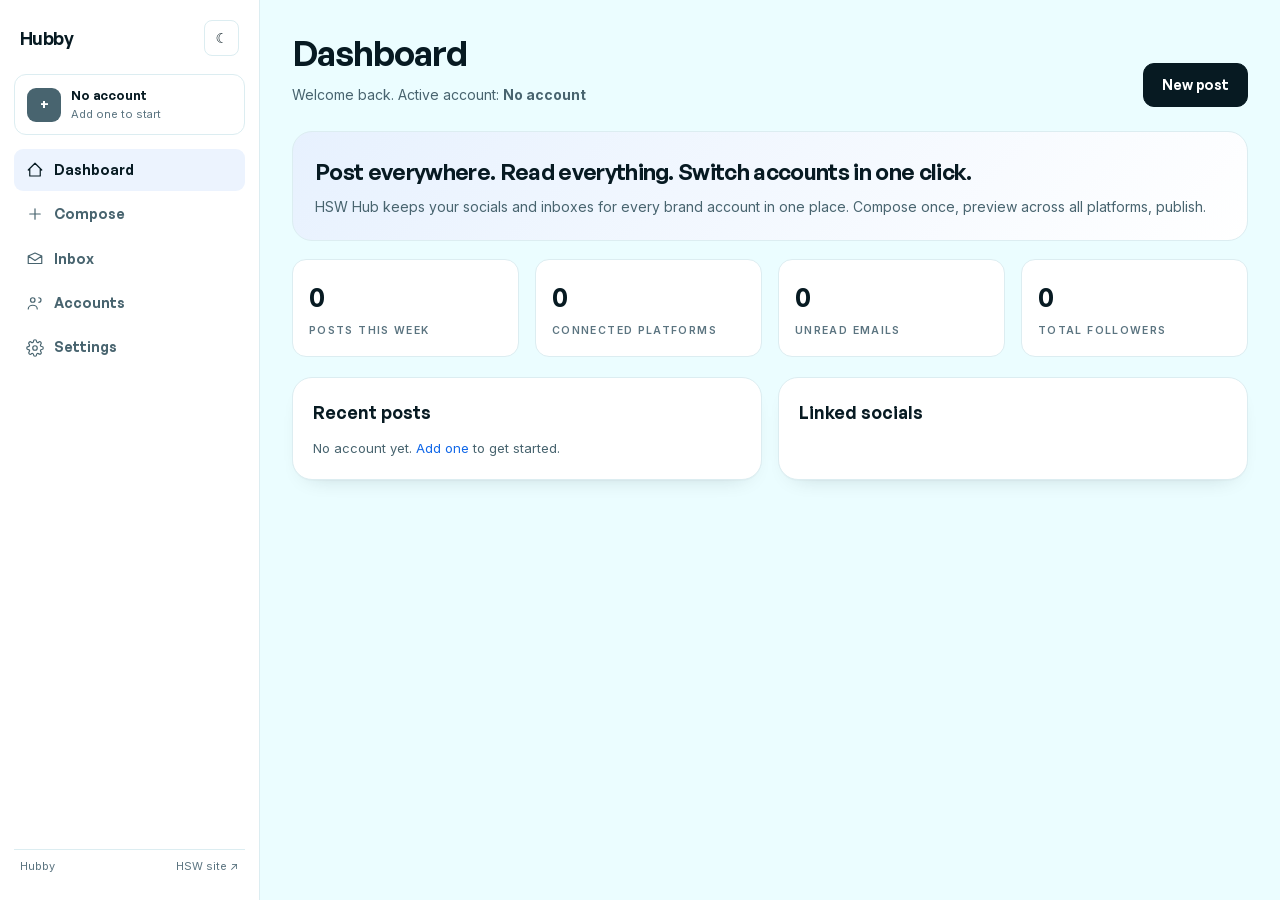
<file: index.html>
<!doctype html>
<html lang="en">
<head>
<meta charset="utf-8">
<meta name="viewport" content="width=device-width, initial-scale=1">
<link rel="icon" href="assets/img/logos/favicon.png" type="image/png">
<title>HSW Hub — Dashboard</title>
<meta name="theme-color" content="#EBFDFF">
<style>
/* HSW Hub inlined styles */
@font-face { font-family:'General Sans'; src:url('assets/fonts/general-sans-400.woff2') format('woff2'); font-weight:400; font-style:normal; font-display:swap; }
@font-face { font-family:'General Sans'; src:url('assets/fonts/general-sans-500.woff2') format('woff2'); font-weight:500; font-style:normal; font-display:swap; }
@font-face { font-family:'General Sans'; src:url('assets/fonts/general-sans-600.woff2') format('woff2'); font-weight:600; font-style:normal; font-display:swap; }
@font-face { font-family:'Inter'; src:url('assets/fonts/inter-var.woff2') format('woff2-variations'); font-weight:100 900; font-style:normal; font-display:swap; }
:root { --ice:#ebfdff; --ice-soft:#f4feff; --paper:#ffffff; --ink:#071a22; --ink-2:#0b2630; --ink-3:#10343f; --muted:#48646f; --muted-2:#5b7480; --line:#dcedf1; --line-strong:#c6e2e9; --azure:#1268e8; --azure-deep:#0b54c4; --azure-soft:#e7f1fe; --azure-wash:rgba(18,104,232,0.08); --gold:#a8781a; --font-display:'General Sans','Segoe UI',system-ui,sans-serif; --font-body:'Inter','Segoe UI',system-ui,sans-serif; --r-sm:10px; --r-md:14px; --r-lg:20px; --r-xl:28px; --shadow-sm:0 1px 0 rgba(7,26,34,0.02),0 10px 24px -18px rgba(7,26,34,0.3); --shadow-md:0 1px 0 rgba(7,26,34,0.03),0 24px 48px -32px rgba(7,26,34,0.38); --shadow-lg:0 1px 0 rgba(7,26,34,0.04),0 48px 96px -56px rgba(7,26,34,0.55); --ease:cubic-bezier(0.22,0.61,0.36,1); --gutter:clamp(16px,3vw,32px); }
[data-theme="dark"] { --ice:#0b1a22; --ice-soft:#0f222c; --paper:#0f222c; --ink:#ebfdff; --ink-2:#dcedf1; --muted:#9bb3bc; --muted-2:#7a9aa5; --line:#1c3a46; --line-strong:#2a4d5a; --azure:#4a9eff; --azure-deep:#7fc7ff; --azure-soft:#12304a; --azure-wash:rgba(74,158,255,0.12); }
*{box-sizing:border-box} html{scroll-behavior:smooth} body{margin:0;background:var(--ice);color:var(--ink);font-family:var(--font-body);font-size:15px;line-height:1.6;-webkit-font-smoothing:antialiased}
img,svg{display:block;max-width:100%} h1,h2,h3,h4,p{margin:0} a{color:inherit;text-decoration:none} button,input,select,textarea{font:inherit;color:inherit} button{cursor:pointer}
.app{display:grid;grid-template-columns:260px minmax(0,1fr);min-height:100vh}
.sidebar{position:sticky;top:0;height:100vh;background:var(--paper);border-right:1px solid var(--line);display:flex;flex-direction:column;padding:16px 14px;gap:14px;z-index:50}
.sidebar-top{display:flex;align-items:center;justify-content:space-between;padding:4px 6px}
.brand{font-family:var(--font-display);font-weight:700;font-size:18px;letter-spacing:-0.03em;color:var(--ink)}
.brand span{color:var(--azure)}
.sidebar-nav{display:flex;flex-direction:column;gap:2px;flex:1}
.sidebar-nav a{display:flex;align-items:center;gap:10px;padding:10px 12px;border-radius:9px;font-family:var(--font-display);font-size:14px;font-weight:600;color:var(--muted);transition:background .2s,color .2s}
.sidebar-nav a:hover{background:var(--azure-wash);color:var(--ink)}
.sidebar-nav a[aria-current="page"]{background:var(--azure-wash);color:var(--ink)}
.sidebar-nav a .nav-icon{width:18px;height:18px;stroke:currentColor;fill:none;stroke-width:1.6;stroke-linecap:round;stroke-linejoin:round;flex:none}
.sidebar-nav a .badge{margin-left:auto;background:var(--azure);color:#fff;font-size:10px;font-weight:600;padding:2px 7px;border-radius:99px}
.sidebar-nav a .badge[hidden]{display:none}
.sidebar-foot{display:flex;align-items:center;justify-content:space-between;padding:8px 6px;border-top:1px solid var(--line);font-size:11px;color:var(--muted-2)}
.theme-btn{background:none;border:1px solid var(--line);border-radius:8px;padding:6px 10px;font-size:14px;color:var(--ink)}
.account-switcher{position:relative}
#accountBtn{width:100%;display:flex;align-items:center;gap:10px;padding:10px 12px;border:1px solid var(--line);border-radius:12px;background:var(--paper)}
#accountBtn:hover{border-color:var(--azure)}
.acc-avatar{width:34px;height:34px;border-radius:9px;display:grid;place-items:center;color:#fff;font-family:var(--font-display);font-weight:600;font-size:14px;flex:none}
.acc-info{display:flex;flex-direction:column;align-items:flex-start;min-width:0;flex:1}
.acc-info b{font-family:var(--font-display);font-size:13px;font-weight:600;letter-spacing:-0.01em;color:var(--ink)}
.acc-info small{font-size:11px;color:var(--muted-2)}
.acc-caret{color:var(--muted-2);flex:none}
.account-menu{position:absolute;top:calc(100% + 6px);left:0;right:0;background:var(--paper);border:1px solid var(--line);border-radius:12px;box-shadow:var(--shadow-lg);padding:6px;z-index:60;max-height:360px;overflow:auto}
.account-menu[hidden]{display:none}
.acc-option{width:100%;display:flex;align-items:center;gap:10px;padding:8px 10px;border-radius:9px;border:none;background:none;text-align:left}
.acc-option:hover{background:var(--azure-wash)}
.acc-option.is-active{background:var(--azure-wash)}
.main{padding:24px var(--gutter) 48px;min-width:0;width:100%}
.page-head{display:flex;align-items:flex-end;justify-content:space-between;gap:16px;margin-bottom:24px;flex-wrap:wrap}
.page-head h1{font-family:var(--font-display);font-size:clamp(1.6rem,3vw,2.2rem);font-weight:600;letter-spacing:-0.03em;color:var(--ink)}
.page-head p{color:var(--muted);font-size:14px;margin-top:4px}
.card{background:var(--paper);border:1px solid var(--line);border-radius:var(--r-lg);box-shadow:var(--shadow-sm);padding:20px}
.grid{display:grid;gap:16px} .grid-2{grid-template-columns:repeat(2,minmax(0,1fr))} .grid-3{grid-template-columns:repeat(3,minmax(0,1fr))} .grid-4{grid-template-columns:repeat(auto-fit,minmax(140px,1fr))}
@media(max-width:900px){.grid-2,.grid-3,.grid-4{grid-template-columns:1fr}}
@media(max-width:760px){.app{grid-template-columns:1fr}.sidebar{position:fixed;left:-280px;top:0;transition:left .25s var(--ease)}.sidebar.is-open{left:0}.sidebar-backdrop{position:fixed;inset:0;background:rgba(7,26,34,0.4);z-index:40;opacity:0;pointer-events:none;transition:opacity .25s}.sidebar-backdrop.is-open{opacity:1;pointer-events:auto}.menu-toggle{position:fixed;top:14px;left:14px;z-index:70;width:42px;height:42px;border:1px solid var(--line);border-radius:10px;background:var(--paper);display:grid;place-items:center}.main{padding-top:64px}.page-head{flex-direction:column;align-items:flex-start}}
.btn{position:relative;isolation:isolate;overflow:hidden;display:inline-flex;align-items:center;justify-content:center;gap:8px;height:44px;padding:0 18px;border:1px solid transparent;border-radius:11px;font-family:var(--font-display);font-size:14px;font-weight:600;letter-spacing:-0.01em;white-space:nowrap;transition:color .28s var(--ease),border-color .28s var(--ease),background-color .28s var(--ease),transform .18s var(--ease)}
.btn::before{content:'';position:absolute;inset:0;z-index:-1;background:linear-gradient(to top,#1268e8 0%,rgba(18,104,232,0.94) 42%,rgba(18,104,232,0.4) 76%,rgba(18,104,232,0) 100%);transform:translateY(101%);transition:transform .5s var(--ease)}
.btn:hover::before,.btn:focus-visible::before{transform:translateY(0)} .btn:active{transform:translateY(1px)}
.btn--primary{background:var(--ink);border-color:var(--ink);color:#fff} .btn--ghost{background:var(--paper);border-color:var(--line-strong);color:var(--ink)} .btn--sm{height:36px;padding:0 14px;font-size:13px;border-radius:9px}
.stat-tile{background:var(--paper);border:1px solid var(--line);border-radius:var(--r-md);padding:16px}
.stat-tile .v{font-family:var(--font-display);font-size:1.7rem;font-weight:600;letter-spacing:-0.03em;color:var(--ink)}
.stat-tile .l{font-size:10.5px;font-weight:600;letter-spacing:0.13em;text-transform:uppercase;color:var(--muted-2);margin-top:4px}
.hero-card{background:linear-gradient(135deg,var(--azure-soft),var(--paper));border:1px solid var(--line);border-radius:var(--r-lg);padding:22px;margin-bottom:18px}
.hero-card h2{font-family:var(--font-display);font-size:1.4rem;font-weight:600;letter-spacing:-0.03em;margin-bottom:6px}
.hero-card p{color:var(--muted);font-size:14px}
.menu-toggle{display:none}
@media(max-width:760px){.menu-toggle{display:grid}}
.chip{display:inline-flex;align-items:center;gap:4px;padding:3px 8px;border-radius:99px;font-size:10px;font-weight:600;letter-spacing:0.06em;background:var(--azure-wash);color:var(--azure-deep)}
.post-row{display:flex;align-items:center;gap:12px;padding:10px 0;border-bottom:1px solid var(--line)}
.post-row:last-child{border-bottom:none}
.post-row .txt{flex:1;font-size:13px;color:var(--ink)}
.acc-social{display:flex;align-items:center;gap:10px;padding:8px 0;border-bottom:1px solid var(--line)}
.acc-social:last-child{border-bottom:none}
.social-dot{width:10px;height:10px;border-radius:50%;flex:none}
</style>
</head>
<body>
<button class="menu-toggle" id="menuToggle" aria-label="Open menu" aria-expanded="false"><svg width="20" height="20" viewBox="0 0 24 24" fill="none" stroke="currentColor" stroke-width="1.6" stroke-linecap="round"><path d="M4 7h16M4 12h16M4 17h16"/></svg></button>
<div class="sidebar-backdrop" id="backdrop"></div>
<div class="app">
<aside class="sidebar" id="sidebar">
  <div class="sidebar-top">
    <a class="brand" href="index.html">Hubby</a>
    <button class="theme-btn" id="themeToggle" aria-label="Toggle theme">☾</button>
  </div>
  <div class="account-switcher">
    <button id="accountBtn" aria-haspopup="menu"></button>
    <div id="accountMenu" class="account-menu" hidden></div>
  </div>
  <nav class="sidebar-nav">
    <a href="index.html"><svg class="nav-icon" viewBox="0 0 24 24"><path d="M3 12l9-9 9 9M5 10v10h14V10"/></svg>Dashboard</a>
    <a href="compose.html"><svg class="nav-icon" viewBox="0 0 24 24"><path d="M12 5v14M5 12h14"/></svg>Compose</a>
    <a href="inbox.html"><svg class="nav-icon" viewBox="0 0 24 24"><path d="M3 8l9 6 9-6M3 8v10h18V8M3 8l9-4 9 4"/></svg>Inbox<span class="badge" id="inboxBadge" hidden>0</span></a>
    <a href="accounts.html"><svg class="nav-icon" viewBox="0 0 24 24"><circle cx="9" cy="8" r="3"/><path d="M3 20c0-3 3-5 6-5s6 2 6 5M17 11a3 3 0 1 0 0-6"/></svg>Accounts</a>
    <a href="settings.html"><svg class="nav-icon" viewBox="0 0 24 24"><circle cx="12" cy="12" r="3"/><path d="M19.4 15a1.65 1.65 0 0 0 .33 1.82l.06.06a2 2 0 1 1-2.83 2.83l-.06-.06a1.65 1.65 0 0 0-1.82-.33 1.65 1.65 0 0 0-1 1.51V21a2 2 0 0 1-4 0v-.09A1.65 1.65 0 0 0 9 19.4a1.65 1.65 0 0 0-1.82.33l-.06.06a2 2 0 1 1-2.83-2.83l.06-.06a1.65 1.65 0 0 0 .33-1.82 1.65 1.65 0 0 0-1.51-1H3a2 2 0 0 1 0-4h.09A1.65 1.65 0 0 0 4.6 9a1.65 1.65 0 0 0-.33-1.82l-.06-.06a2 2 0 1 1 2.83-2.83l.06.06a1.65 1.65 0 0 0 1.82.33H9a1.65 1.65 0 0 0 1-1.51V3a2 2 0 0 1 4 0v.09a1.65 1.65 0 0 0 1 1.51 1.65 1.65 0 0 0 1.82-.33l.06-.06a2 2 0 1 1 2.83 2.83l-.06.06a1.65 1.65 0 0 0-.33 1.82V9a1.65 1.65 0 0 0 1.51 1H21a2 2 0 0 1 0 4h-.09a1.65 1.65 0 0 0-1.51 1z"/></svg>Settings</a>
  </nav>
  <div class="sidebar-foot"><span>Hubby</span><a href="../index.html">HSW site ↗</a></div>
</aside>

<main class="main">
  <div class="page-head">
    <div>
      <h1>Dashboard</h1>
      <p>Welcome back. Active account: <b data-account-name></b> <span data-account-handle></span></p>
    </div>
    <a class="btn btn--primary" href="compose.html">New post</a>
  </div>
  <div class="hero-card">
    <h2>Post everywhere. Read everything. Switch accounts in one click.</h2>
    <p>HSW Hub keeps your socials and inboxes for every brand account in one place. Compose once, preview across all platforms, publish.</p>
  </div>
  <div class="grid grid-4" style="margin-bottom:20px">
    <div class="stat-tile"><div class="v" id="statPosts">0</div><div class="l">Posts this week</div></div>
    <div class="stat-tile"><div class="v" id="statPlatforms">0</div><div class="l">Connected platforms</div></div>
    <div class="stat-tile"><div class="v" id="statUnread">0</div><div class="l">Unread emails</div></div>
    <div class="stat-tile"><div class="v" id="statReach">0</div><div class="l">Total followers</div></div>
  </div>
  <div class="grid grid-2">
    <div class="card">
      <h3 style="font-family:var(--font-display);font-size:1.1rem;margin-bottom:12px">Recent posts</h3>
      <div id="recentPosts"></div>
    </div>
    <div class="card">
      <h3 style="font-family:var(--font-display);font-size:1.1rem;margin-bottom:12px">Linked socials</h3>
      <div id="linkedSocials"></div>
    </div>
  </div>
</main>
</div>

<script>
/* inlined data.js */
const PLATFORMS = [
  { id:'x', name:'X', handle:'@', limit:280, color:'#000000' },
  { id:'instagram', name:'Instagram', handle:'@', limit:2200, color:'#E4405F' },
  { id:'facebook', name:'Facebook', handle:'', limit:63206, color:'#1877F2' },
  { id:'linkedin', name:'LinkedIn', handle:'', limit:3000, color:'#0A66C2' },
  { id:'tiktok', name:'TikTok', handle:'@', limit:2200, color:'#000000' },
  { id:'youtube', name:'YouTube', handle:'@', limit:5000, color:'#FF0000' },
  { id:'threads', name:'Threads', handle:'@', limit:500, color:'#000000' },
  { id:'pinterest', name:'Pinterest', handle:'', limit:500, color:'#E60023' },
  { id:'bluesky', name:'Bluesky', handle:'@', limit:300, color:'#0085FF' },
  { id:'mastodon', name:'Mastodon', handle:'@', limit:500, color:'#6364FF' },
  { id:'reddit', name:'Reddit', handle:'u/', limit:40000, color:'#FF4500' },
  { id:'snapchat', name:'Snapchat', handle:'', limit:250, color:'#FFFC00' },
  { id:'tumblr', name:'Tumblr', handle:'', limit:4096, color:'#36465D' },
  { id:'discord', name:'Discord', handle:'', limit:2000, color:'#5865F2' },
  { id:'telegram', name:'Telegram', handle:'@', limit:4096, color:'#26A5E4' },
  { id:'whatsapp', name:'WhatsApp Business', handle:'', limit:1024, color:'#25D366' }
];
const ACCOUNTS = [];
  const POSTS = [];


try { if (localStorage.getItem('hub.version') !== '7') { localStorage.removeItem('hub.connected'); localStorage.removeItem('hub.activeAccount'); localStorage.removeItem('hub.accounts'); localStorage.setItem('hub.version','7'); } } catch(e){}
window.HUB = { PLATFORMS, ACCOUNTS, POSTS };
window.HUB.getActiveAccount = function(){ const id = localStorage.getItem('hub.activeAccount'); if(id){const a=ACCOUNTS.find(x=>x.id===id); if(a) return a;} return ACCOUNTS.length?ACCOUNTS[0]:null; };
window.HUB.setActiveAccount = function(id){ localStorage.setItem('hub.activeAccount', id); };
window.HUB.platform = function(id){ return PLATFORMS.find(p=>p.id===id); };

/* inlined app.js */
(function(){
  const HUB = window.HUB;
  const accountBtn = document.getElementById('accountBtn');
  const accountMenu = document.getElementById('accountMenu');
  const sidebar = document.getElementById('sidebar');
  const backdrop = document.getElementById('backdrop');
  const menuToggle = document.getElementById('menuToggle');
  const themeToggle = document.getElementById('themeToggle');
  function currentAccount(){ return HUB.getActiveAccount(); }
  function renderAccountSwitcher(){
    const acc = currentAccount();
    if(!acc){
      if(accountBtn){ accountBtn.innerHTML = `<span class="acc-avatar" style="background:var(--muted)">+</span><span class="acc-info"><b>No account</b><small>Add one to start</small></span>`; }
      if(accountMenu){ accountMenu.innerHTML = '<div class="pv-empty" style="padding:12px">No accounts yet. Add one on the Accounts page.</div>'; }
      document.querySelectorAll('[data-account-name]').forEach(el=>el.textContent='No account');
      document.querySelectorAll('[data-account-handle]').forEach(el=>el.textContent='');
      return;
    }
    if(accountBtn){ accountBtn.innerHTML = `<span class="acc-avatar" style="background:${acc.color}">${acc.name.charAt(0)}</span><span class="acc-info"><b>${acc.name}</b><small>${acc.handle}</small></span><svg class="acc-caret" width="12" height="12" viewBox="0 0 16 16" fill="none"><path d="M4 6l4 4 4-4" stroke="currentColor" stroke-width="1.5" stroke-linecap="round"/></svg>`; }
    if(accountMenu){ accountMenu.innerHTML = HUB.ACCOUNTS.map(a=>`<button class="acc-option ${a.id===acc.id?'is-active':''}" data-account-id="${a.id}"><span class="acc-avatar" style="background:${a.color}">${a.name.charAt(0)}</span><span class="acc-info"><b>${a.name}</b><small>${a.handle}</small></span></button>`).join(''); accountMenu.querySelectorAll('[data-account-id]').forEach(btn=>btn.addEventListener('click',()=>{ HUB.setActiveAccount(btn.dataset.accountId); location.reload(); })); }
    document.querySelectorAll('[data-account-name]').forEach(el=>el.textContent=acc.name);
    document.querySelectorAll('[data-account-handle]').forEach(el=>el.textContent=acc.handle);
  }
  if(accountBtn && accountMenu){ accountBtn.addEventListener('click', e=>{ e.stopPropagation(); accountMenu.hidden=!accountMenu.hidden; }); document.addEventListener('click', e=>{ if(!accountMenu.contains(e.target)&&e.target!==accountBtn) accountMenu.hidden=true; }); }
  if(menuToggle && sidebar){ menuToggle.addEventListener('click', ()=>{ const open=sidebar.classList.toggle('is-open'); if(backdrop) backdrop.classList.toggle('is-open',open); menuToggle.setAttribute('aria-expanded',String(open)); }); }
  if(backdrop){ backdrop.addEventListener('click', ()=>{ sidebar.classList.remove('is-open'); backdrop.classList.remove('is-open'); if(menuToggle) menuToggle.setAttribute('aria-expanded','false'); }); }
  const storedTheme = localStorage.getItem('hub.theme') || 'light';
  document.documentElement.setAttribute('data-theme', storedTheme);
  if(themeToggle){ themeToggle.addEventListener('click', ()=>{ const cur=document.documentElement.getAttribute('data-theme'); const next=cur==='dark'?'light':'dark'; document.documentElement.setAttribute('data-theme',next); localStorage.setItem('hub.theme',next); themeToggle.textContent=next==='dark'?'☀':'☾'; }); themeToggle.textContent=storedTheme==='dark'?'☀':'☾'; }
  const acc = currentAccount();
  const unread = acc ? acc.inbox.filter(e=>!e.read && e.folder==='inbox').length : 0;
  const badge = document.getElementById('inboxBadge');
  if(badge){ badge.textContent=unread; badge.hidden=unread===0; }
  renderAccountSwitcher();
  const path = location.pathname.split('/').pop() || 'index.html';
  document.querySelectorAll('.sidebar-nav a').forEach(a=>{ if(a.getAttribute('href')===path) a.setAttribute('aria-current','page'); });
})();
</script>
<script>
(function(){
  const HUB=window.HUB; const acc=HUB.getActiveAccount();
  if(!acc){ document.getElementById('recentPosts').innerHTML='<div style="color:var(--muted);font-size:13px">No account yet. <a href="accounts.html" style="color:var(--azure)">Add one</a> to get started.</div>'; document.getElementById('linkedSocials').innerHTML=''; ['statPosts','statPlatforms','statUnread','statReach'].forEach(id=>{const e=document.getElementById(id);if(e)e.textContent='0';}); return; }
  document.getElementById('statPosts').textContent = HUB.POSTS.filter(p=>p.accountId===acc.id).length;
  document.getElementById('statPlatforms').textContent = acc.socials.filter(s=>s.connected).length;
  document.getElementById('statUnread').textContent = acc.inbox.filter(e=>!e.read && e.folder==='inbox').length;
  document.getElementById('statReach').textContent = acc.socials.reduce((a,s)=>a+(s.followers||0),0).toLocaleString();
  const rp = document.getElementById('recentPosts');
  const mine = HUB.POSTS.filter(p=>p.accountId===acc.id);
  rp.innerHTML = mine.length ? mine.map(p=>`<div class="post-row"><div class="txt">${p.text}</div><div>${p.platforms.map(pl=>`<span class="chip">${HUB.platform(pl).name}</span>`).join(' ')}</div></div>`).join('') : '<div style="color:var(--muted);font-size:13px">No posts yet.</div>';
  const ls = document.getElementById('linkedSocials');
  ls.innerHTML = acc.socials.map(s=>`<div class="acc-social"><span class="social-dot" style="background:${HUB.platform(s.platform).color}"></span><span style="flex:1;font-size:13px">${HUB.platform(s.platform).name}</span><span style="font-size:12px;color:var(--muted-2)">${s.connected?s.handle:'not connected'}</span><span class="chip">${s.connected?'Live':'Off'}</span></div>`).join('');
})();
</script>
</body>
</html>
</file>
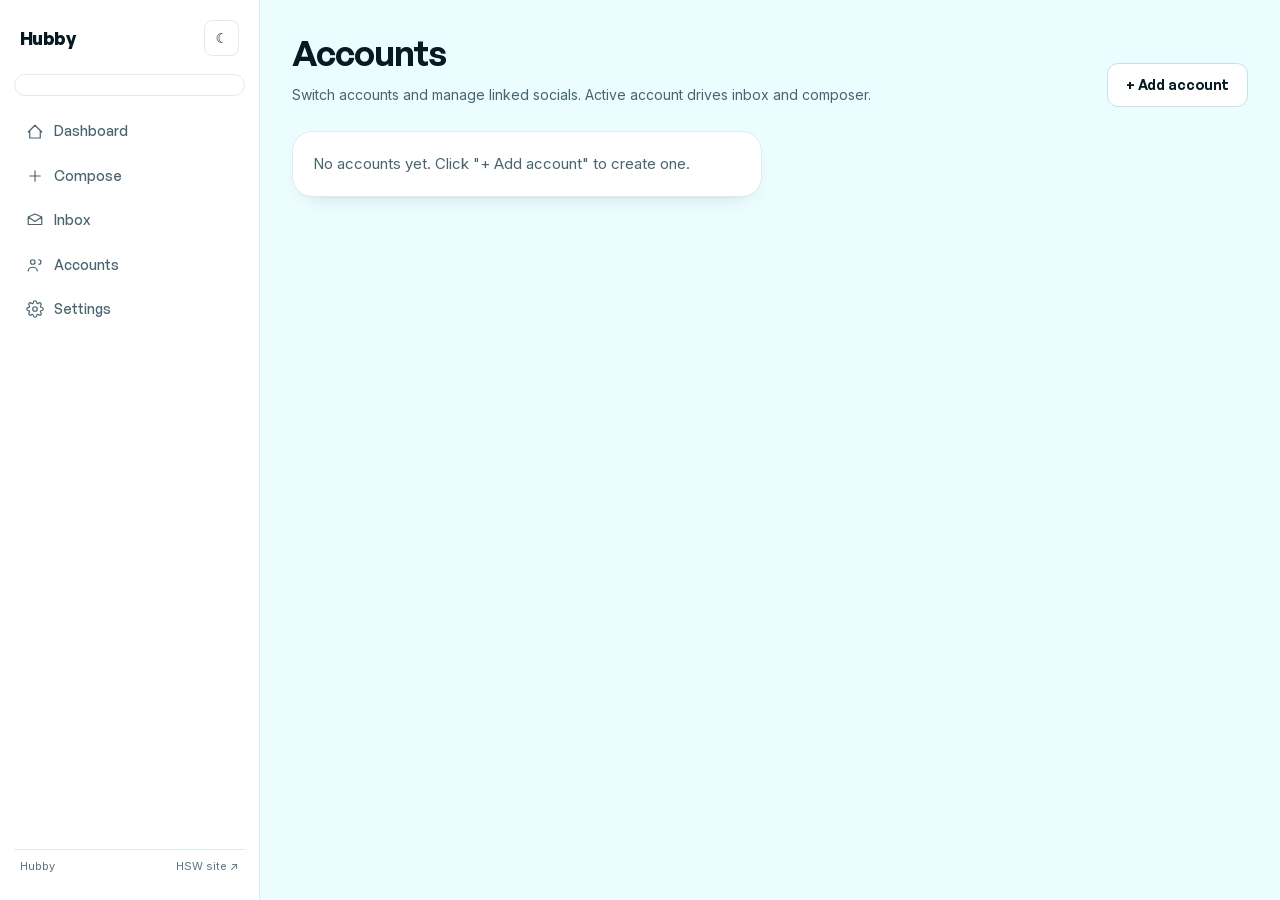
<file: accounts.html>
<!doctype html>
<html lang="en">
<head>
<meta charset="utf-8">
<meta name="viewport" content="width=device-width, initial-scale=1">
<link rel="icon" href="assets/img/logos/favicon.png" type="image/png">
<title>HSW Hub — Accounts</title>
<link rel="stylesheet" href="assets/css/hub.css?v=7">
</head>
<body>
<button class="menu-toggle" id="menuToggle" aria-label="Open menu" aria-expanded="false"><svg width="20" height="20" viewBox="0 0 24 24" fill="none" stroke="currentColor" stroke-width="1.6" stroke-linecap="round"><path d="M4 7h16M4 12h16M4 17h16"/></svg></button>
<div class="sidebar-backdrop" id="backdrop"></div>
<div class="app">
<aside class="sidebar" id="sidebar">
  <div class="sidebar-top">
    <a class="brand" href="index.html">Hubby</a>
    <button class="theme-btn" id="themeToggle" aria-label="Toggle theme">☾</button>
  </div>
  <div class="account-switcher">
    <button id="accountBtn" aria-haspopup="menu"></button>
    <div id="accountMenu" class="account-menu" hidden></div>
  </div>
  <nav class="sidebar-nav">
    <a href="index.html"><svg class="nav-icon" viewBox="0 0 24 24"><path d="M3 12l9-9 9 9M5 10v10h14V10"/></svg>Dashboard</a>
    <a href="compose.html"><svg class="nav-icon" viewBox="0 0 24 24"><path d="M12 5v14M5 12h14"/></svg>Compose</a>
    <a href="inbox.html"><svg class="nav-icon" viewBox="0 0 24 24"><path d="M3 8l9 6 9-6M3 8v10h18V8M3 8l9-4 9 4"/></svg>Inbox<span class="badge" id="inboxBadge" hidden>0</span></a>
    <a href="accounts.html"><svg class="nav-icon" viewBox="0 0 24 24"><circle cx="9" cy="8" r="3"/><path d="M3 20c0-3 3-5 6-5s6 2 6 5M17 11a3 3 0 1 0 0-6"/></svg>Accounts</a>
    <a href="settings.html"><svg class="nav-icon" viewBox="0 0 24 24"><circle cx="12" cy="12" r="3"/><path d="M19.4 15a1.65 1.65 0 0 0 .33 1.82l.06.06a2 2 0 1 1-2.83 2.83l-.06-.06a1.65 1.65 0 0 0-1.82-.33 1.65 1.65 0 0 0-1 1.51V21a2 2 0 0 1-4 0v-.09A1.65 1.65 0 0 0 9 19.4a1.65 1.65 0 0 0-1.82.33l-.06.06a2 2 0 1 1-2.83-2.83l.06-.06a1.65 1.65 0 0 0 .33-1.82 1.65 1.65 0 0 0-1.51-1H3a2 2 0 0 1 0-4h.09A1.65 1.65 0 0 0 4.6 9a1.65 1.65 0 0 0-.33-1.82l-.06-.06a2 2 0 1 1 2.83-2.83l.06.06a1.65 1.65 0 0 0 1.82.33H9a1.65 1.65 0 0 0 1-1.51V3a2 2 0 0 1 4 0v.09a1.65 1.65 0 0 0 1 1.51 1.65 1.65 0 0 0 1.82-.33l.06-.06a2 2 0 1 1 2.83 2.83l-.06.06a1.65 1.65 0 0 0-.33 1.82V9a1.65 1.65 0 0 0 1.51 1H21a2 2 0 0 1 0 4h-.09a1.65 1.65 0 0 0-1.51 1z"/></svg>Settings</a>
  </nav>
  <div class="sidebar-foot"><span>Hubby</span><a href="../index.html">HSW site ↗</a></div>
</aside>

<main class="main">
  <div class="page-head">
    <div><h1>Accounts</h1><p>Switch accounts and manage linked socials. Active account drives inbox and composer.</p></div>
    <button class="btn btn--ghost" id="addAccountBtn">+ Add account</button>
  </div>
  <div class="grid grid-2" id="accountCards"></div>
</main>
</div>

<script src="assets/js/data.js?v=7"></script>
<script src="assets/js/platforms.js?v=7"></script>
<script src="assets/js/app.js?v=7"></script>
<script>
(function(){
  const HUB=window.HUB;
  const activeAcc = HUB.getActiveAccount();
  const activeId = activeAcc ? activeAcc.id : null;
  // restore connected state
  try{ const saved=JSON.parse(localStorage.getItem('hub.connected')||'{}'); Object.keys(saved).forEach(aid=>{ const acc=HUB.ACCOUNTS.find(a=>a.id===aid); if(!acc) return; Object.keys(saved[aid]).forEach(pid=>{ const s=acc.socials.find(x=>x.platform===pid); if(s) s.connected=saved[aid][pid]; }); }); }catch(e){}
  const cards=document.getElementById('accountCards');
  function render(){
    cards.innerHTML = HUB.ACCOUNTS.map(a=>`
      <div class="account-card ${a.id===activeId?'is-active':''}">
        <div style="display:flex;align-items:center;justify-content:space-between;margin-bottom:12px">
          <div style="display:flex;align-items:center;gap:10px">
            <span class="acc-avatar" style="background:${a.color};width:40px;height:40px;border-radius:10px;font-size:16px;display:grid;place-items:center;color:#fff;font-family:var(--font-display);font-weight:600">${a.name.charAt(0)}</span>
            <div><b style="font-family:var(--font-display);font-size:1.05rem">${a.name}</b><div style="font-size:12px;color:var(--muted-2)">${a.handle} · ${a.email}</div></div>
          </div>
          ${a.id!==activeId?`<button class="btn btn--ghost btn--sm" data-switch="${a.id}">Switch</button>`:`<span class="chip">Active</span>`}
        </div>
        <div style="font-size:11px;font-weight:600;letter-spacing:0.12em;text-transform:uppercase;color:var(--muted-2);margin:10px 0 6px">Linked socials</div>
        ${a.socials.map(s=>`
          <div class="acc-social">
            <span class="social-dot" style="background:${HUB.platform(s.platform).color}"></span>
            <span style="flex:1;font-size:13px">${HUB.platform(s.platform).name}</span>
            <span style="font-size:12px;color:var(--muted-2)">${s.handle}</span>
            <button class="toggle ${s.connected?'is-on':''}" data-toggle="${a.id}:${s.platform}" aria-label="toggle"></button>
          </div>`).join('')}
        <div style="margin-top:12px"><button class="btn btn--ghost btn--sm" id="connectSocialBtn">+ Connect social</button></div>
      </div>`).join('');
    cards.querySelectorAll('[data-switch]').forEach(b=>b.addEventListener('click',()=>{ HUB.setActiveAccount(b.dataset.switch); location.reload(); }));
    cards.querySelectorAll('[data-toggle]').forEach(b=>{
      b.addEventListener('click',()=>{
        const [aid,pid]=b.dataset.toggle.split(':');
        const acc=HUB.ACCOUNTS.find(a=>a.id===aid);
        const s=acc.socials.find(x=>x.platform===pid);
        s.connected=!s.connected;
        // persist
        const saved=JSON.parse(localStorage.getItem('hub.connected')||'{}');
        saved[aid]=saved[aid]||{};
        saved[aid][pid]=s.connected;
        localStorage.setItem('hub.connected',JSON.stringify(saved));
        b.classList.toggle('is-on',s.connected);
      });
    });
  }

  try{
    const saved=JSON.parse(localStorage.getItem('hub.accounts')||'null');
    if(Array.isArray(saved)){
      const clean=saved.filter(a=>!['hsw','prysm','adxd','v1','hrw'].includes(a.id));
      if(clean.length!==saved.length){ localStorage.setItem('hub.accounts', JSON.stringify(clean)); }
      if(clean.length){
        HUB.ACCOUNTS.length=0;
        clean.forEach(a=>HUB.ACCOUNTS.push(a));
      }
    }
  }catch(e){}
  render();
})();
</script>
<div id="addAccountModal" style="display:none;position:fixed;inset:0;z-index:200;background:rgba(7,26,34,0.5);align-items:center;justify-content:center;padding:20px">
  <div style="background:var(--paper);border-radius:var(--r-lg);max-width:420px;width:100%;padding:24px;box-shadow:var(--shadow-lg)">
    <h3 style="font-family:var(--font-display);font-size:1.2rem;margin-bottom:6px">Add an account</h3>
    <p style="color:var(--muted);font-size:13px;margin-bottom:16px">Create a new brand account to manage.</p>
    <div class="field" style="margin-bottom:10px"><label>Account name</label><input class="input" id="newAccName" placeholder="e.g. My Brand"></div>
    <div class="field" style="margin-bottom:10px"><label>Handle</label><input class="input" id="newAccHandle" placeholder="@mybrand"></div>
    <div class="field" style="margin-bottom:16px"><label>Email</label><input class="input" id="newAccEmail" placeholder="hello@mybrand.com"></div>
    <div style="display:flex;gap:8px;justify-content:flex-end">
      <button class="btn btn--ghost btn--sm" id="closeAddModal">Cancel</button>
      <button class="btn btn--primary btn--sm" id="createAccountBtn">Create account</button>
    </div>
  </div>
</div>
<div id="oauthModal" style="display:none;position:fixed;inset:0;z-index:200;background:rgba(7,26,34,0.5);align-items:center;justify-content:center;padding:20px">
  <div style="background:var(--paper);border-radius:var(--r-lg);max-width:420px;width:100%;padding:24px;box-shadow:var(--shadow-lg)">
    <div id="oauthStep1">
      <h3 style="font-family:var(--font-display);font-size:1.2rem;margin-bottom:6px">Connect a social account</h3>
      <p style="color:var(--muted);font-size:13px;margin-bottom:16px">Choose a platform to link to this account.</p>
      <div id="platformPicker" style="display:grid;grid-template-columns:1fr 1fr;gap:8px"></div>
      <div style="margin-top:16px;text-align:right"><button class="btn btn--ghost btn--sm" id="closeModal">Cancel</button></div>
    </div>
    <div id="oauthStep2" style="display:none">
      <div style="display:flex;align-items:center;gap:10px;margin-bottom:14px">
        <span id="oauthIcon" style="width:40px;height:40px;border-radius:10px;display:grid;place-items:center;color:#fff;font-weight:700"></span>
        <div><b id="oauthName" style="font-family:var(--font-display)"></b><div style="font-size:12px;color:var(--muted-2)">wants to access your account</div></div>
      </div>
      <p style="font-size:13px;color:var(--muted);margin-bottom:16px">Hubby will be able to post content and read basic profile info on your behalf. You can revoke access anytime.</p>
      <div style="display:flex;gap:8px;justify-content:flex-end">
        <button class="btn btn--ghost btn--sm" id="oauthCancel">Cancel</button>
        <button class="btn btn--primary btn--sm" id="oauthAuthorize">Authorize</button>
      </div>
    </div>
  </div>
</div>
<script src="assets/js/app.js"></script>
<script>
(function(){
  const HUB=window.HUB;
  const activeAcc = HUB.getActiveAccount();
  const activeId = activeAcc ? activeAcc.id : null;

  const modal=document.getElementById('oauthModal');
  const step1=document.getElementById('oauthStep1');
  const step2=document.getElementById('oauthStep2');
  const picker=document.getElementById('platformPicker');
  const closeBtn=document.getElementById('closeModal');
  const cancelBtn=document.getElementById('oauthCancel');
  const authBtn=document.getElementById('oauthAuthorize');
  let chosenPlatform=null;

  function openModal(){ modal.style.display='flex'; step1.style.display='block'; step2.style.display='none'; renderPicker(); }
  function closeModal(){ modal.style.display='none'; chosenPlatform=null; }
  function renderPicker(){
    const acc=HUB.getActiveAccount();
    const connected=new Set(acc?acc.socials.map(s=>s.platform):[]);
    picker.innerHTML=HUB.PLATFORMS.map(p=>`
      <button class="plat-chip" data-pick="${p.id}" style="justify-content:center;${connected.has(p.id)?'opacity:0.4;pointer-events:none':''}">
        <span class="dot" style="background:${p.color}"></span>
        <span>${p.name}</span>
      </button>`).join('');
    picker.querySelectorAll('[data-pick]').forEach(b=>b.addEventListener('click',()=>{
      chosenPlatform=b.dataset.pick;
      const p=HUB.platform(chosenPlatform);
      document.getElementById('oauthIcon').style.background=p.color;
      document.getElementById('oauthIcon').textContent=p.name.charAt(0);
      document.getElementById('oauthName').textContent=p.name;
      step1.style.display='none';
      step2.style.display='block';
    }));
  }
  if(closeBtn) closeBtn.addEventListener('click', closeModal);
  if(cancelBtn) cancelBtn.addEventListener('click', closeModal);
  const OAUTH_URLS = {
    x:'https://twitter.com/i/flow/login', instagram:'https://www.instagram.com/accounts/login/',
    facebook:'https://www.facebook.com/login/', linkedin:'https://www.linkedin.com/login',
    tiktok:'https://www.tiktok.com/login', youtube:'https://accounts.google.com/signin',
    threads:'https://www.threads.net/login', pinterest:'https://www.pinterest.com/login/',
    bluesky:'https://bsky.app/', mastodon:'https://mastodon.social/auth/sign_in',
    reddit:'https://www.reddit.com/login/', snapchat:'https://accounts.snapchat.com/accounts/login',
    tumblr:'https://www.tumblr.com/login', discord:'https://discord.com/login',
    telegram:'https://web.telegram.org/', whatsapp:'https://web.whatsapp.com/'
  };
  if(authBtn) authBtn.addEventListener('click', ()=>{
    const acc=HUB.getActiveAccount();
    if(!acc || !chosenPlatform) return;
    const p=HUB.platform(chosenPlatform);
    const url = OAUTH_URLS[chosenPlatform] || 'https://example.com';
    // open real platform login in a popup
    const popup = window.open(url, 'oauth_'+chosenPlatform, 'width=520,height=640,menubar=no,toolbar=no');
    // mark as connected after user closes popup (best-effort on static front-end)
    const check = setInterval(()=>{
      if(popup && popup.closed){
        clearInterval(check);
        acc.socials.push({ platform:chosenPlatform, handle: acc.handle, connected:true, followers:0 });
        try{ localStorage.setItem('hub.accounts', JSON.stringify(HUB.ACCOUNTS)); }catch(e){}
        try{ const saved=JSON.parse(localStorage.getItem('hub.connected')||'{}'); saved[acc.id]=saved[acc.id]||{}; saved[acc.id][chosenPlatform]=true; localStorage.setItem('hub.connected',JSON.stringify(saved)); }catch(e){}
        closeModal();
        location.reload();
      }
    }, 800);
  });
  const connectBtn=document.getElementById('connectSocialBtn');
  if(connectBtn) connectBtn.addEventListener('click', openModal);
  modal.addEventListener('click', e=>{ if(e.target===modal) closeModal(); });

  // restore persisted accounts
  try{
    const saved=JSON.parse(localStorage.getItem('hub.accounts')||'null');
    if(Array.isArray(saved)){
      const clean=saved.filter(a=>!['hsw','prysm','adxd','v1','hrw'].includes(a.id));
      if(clean.length!==saved.length){ localStorage.setItem('hub.accounts', JSON.stringify(clean)); }
      if(clean.length && HUB.ACCOUNTS.length===0){ clean.forEach(a=>HUB.ACCOUNTS.push(a)); }
    }
  }catch(e){}

  const cards=document.getElementById('accountCards');
  function render(){
    if(HUB.ACCOUNTS.length===0){ cards.innerHTML='<div class="card" style="max-width:560px"><p style="color:var(--muted)">No accounts yet. Click "+ Add account" to create one.</p></div>'; return; }
    cards.innerHTML = HUB.ACCOUNTS.map(a=>`
      <div class="account-card ${a.id===activeId?'is-active':''}">
        <div style="display:flex;align-items:center;justify-content:space-between;margin-bottom:12px">
          <div style="display:flex;align-items:center;gap:10px">
            <span class="acc-avatar" style="background:${a.color};width:40px;height:40px;border-radius:10px;font-size:16px;display:grid;place-items:center;color:#fff;font-family:var(--font-display);font-weight:600">${a.name.charAt(0)}</span>
            <div><b style="font-family:var(--font-display);font-size:1.05rem">${a.name}</b><div style="font-size:12px;color:var(--muted-2)">${a.handle} · ${a.email}</div></div>
          </div>
          ${a.id!==activeId?`<button class="btn btn--ghost btn--sm" data-switch="${a.id}">Switch</button>`:`<span class="chip">Active</span>`}
        </div>
        <div style="font-size:11px;font-weight:600;letter-spacing:0.12em;text-transform:uppercase;color:var(--muted-2);margin:10px 0 6px">Linked socials</div>
        ${a.socials.length?a.socials.map(s=>`
          <div class="acc-social">
            <span class="social-dot" style="background:${HUB.platform(s.platform).color}"></span>
            <span style="flex:1;font-size:13px">${HUB.platform(s.platform).name}</span>
            <span style="font-size:12px;color:var(--muted-2)">${s.handle}</span>
            <button class="toggle ${s.connected?'is-on':''}" data-toggle="${a.id}:${s.platform}" aria-label="toggle"></button>
          </div>`).join(''):'<div style="font-size:13px;color:var(--muted);padding:8px 0">No socials connected yet.</div>'}
        <div style="margin-top:12px"><button class="btn btn--ghost btn--sm" id="connectSocialBtn">+ Connect social</button></div>
      </div>`).join('');
    cards.querySelectorAll('[data-switch]').forEach(b=>b.addEventListener('click',()=>{ HUB.setActiveAccount(b.dataset.switch); location.reload(); }));
    cards.querySelectorAll('[data-toggle]').forEach(b=>{
      b.addEventListener('click',()=>{
        const [aid,pid]=b.dataset.toggle.split(':');
        const acc=HUB.ACCOUNTS.find(a=>a.id===aid);
        const s=acc.socials.find(x=>x.platform===pid);
        s.connected=!s.connected;
        const saved=JSON.parse(localStorage.getItem('hub.connected')||'{}');
        saved[aid]=saved[aid]||{};
        saved[aid][pid]=s.connected;
        localStorage.setItem('hub.connected',JSON.stringify(saved));
        b.classList.toggle('is-on',s.connected);
      });
    });
    const cb=document.getElementById('connectSocialBtn');
    if(cb) cb.addEventListener('click', openModal);
  }
  render();
})();
</script>
<script>
(function(){
  const modal=document.getElementById('addAccountModal');
  const btn=document.getElementById('addAccountBtn');
  const closeBtn=document.getElementById('closeAddModal');
  const createBtn=document.getElementById('createAccountBtn');
  function open(){ if(modal) modal.style.display='flex'; }
  function close(){ if(modal) modal.style.display='none'; }
  if(btn) btn.addEventListener('click', open);
  if(closeBtn) closeBtn.addEventListener('click', close);
  if(modal) modal.addEventListener('click', e=>{ if(e.target===modal) close(); });
  if(createBtn) createBtn.addEventListener('click', ()=>{
    const name=document.getElementById('newAccName').value.trim();
    const handle=document.getElementById('newAccHandle').value.trim();
    const email=document.getElementById('newAccEmail').value.trim();
    if(!name){ alert('Account name is required.'); return; }
    const id='acc_'+Date.now();
    const color='#'+Math.floor(Math.random()*0xffffff).toString(16).padStart(6,'0');
    const acc={id,name,handle,email,color,socials:[],inbox:[]};
    window.HUB.ACCOUNTS.push(acc);
    try{ localStorage.setItem('hub.accounts', JSON.stringify(window.HUB.ACCOUNTS)); }catch(e){}
    window.HUB.setActiveAccount(id);
    close();
    location.reload();
  });
})();
</script>
</body>
</html>
</file>
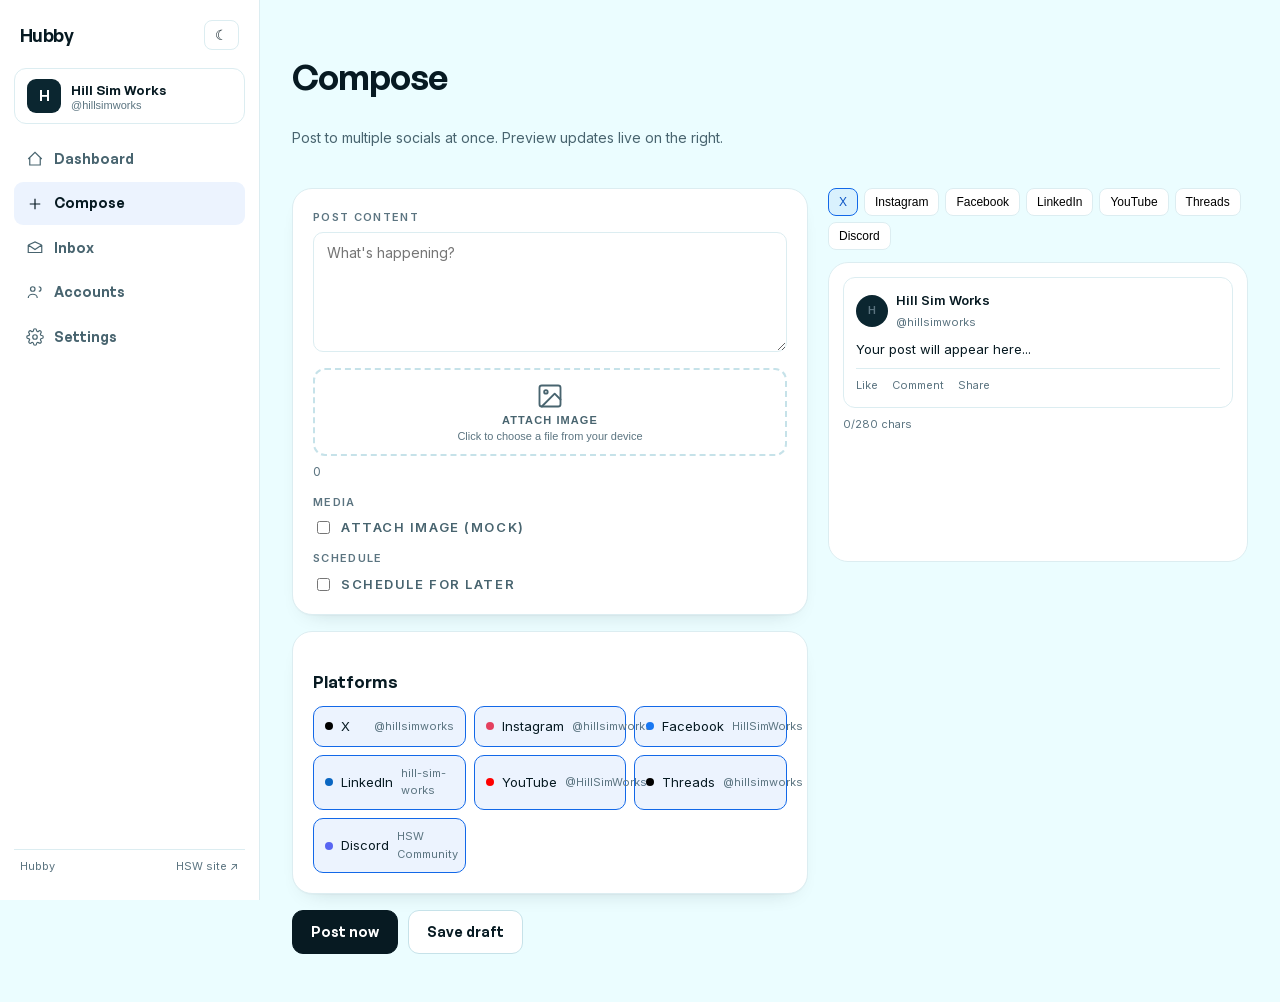
<file: compose.html>
<!doctype html>
<html lang="en">
<head>
<meta charset="utf-8">
<meta name="viewport" content="width=device-width, initial-scale=1">
<link rel="icon" href="assets/img/logos/favicon.png" type="image/png">
<title>HSW Hub — Compose</title>
<style>
@font-face { font-family:'General Sans'; src:url('assets/fonts/general-sans-400.woff2') format('woff2'); font-weight:400; font-style:normal; font-display:swap; }
@font-face { font-family:'General Sans'; src:url('assets/fonts/general-sans-600.woff2') format('woff2'); font-weight:600; font-style:normal; font-display:swap; }
@font-face { font-family:'Inter'; src:url('assets/fonts/inter-var.woff2') format('woff2-variations'); font-weight:100 900; font-style:normal; font-display:swap; }
:root { --ice:#ebfdff; --paper:#ffffff; --ink:#071a22; --muted:#48646f; --muted-2:#5b7480; --line:#dcedf1; --line-strong:#c6e2e9; --azure:#1268e8; --azure-deep:#0b54c4; --azure-soft:#e7f1fe; --azure-wash:rgba(18,104,232,0.08); --font-display:'General Sans','Segoe UI',system-ui,sans-serif; --font-body:'Inter','Segoe UI',system-ui,sans-serif; --r-sm:10px; --r-md:14px; --r-lg:20px; --ease:cubic-bezier(0.22,0.61,0.36,1); --gutter:clamp(16px,3vw,32px); }
[data-theme="dark"] { --ice:#0b1a22; --paper:#0f222c; --ink:#ebfdff; --muted:#9bb3bc; --muted-2:#7a9aa5; --line:#1c3a46; --line-strong:#2a4d5a; --azure:#4a9eff; --azure-deep:#7fc7ff; --azure-soft:#12304a; --azure-wash:rgba(74,158,255,0.12); }
*{box-sizing:border-box} body{margin:0;background:var(--ice);color:var(--ink);font-family:var(--font-body);font-size:15px;line-height:1.6;overflow-x:hidden} a{color:inherit;text-decoration:none}
.app{display:grid;grid-template-columns:260px minmax(0,1fr);min-height:100vh}
.sidebar{position:sticky;top:0;height:100vh;background:var(--paper);border-right:1px solid var(--line);display:flex;flex-direction:column;padding:16px 14px;gap:14px}
.sidebar-top{display:flex;align-items:center;justify-content:space-between;padding:4px 6px}
.brand{font-family:var(--font-display);font-weight:700;font-size:18px;letter-spacing:-0.03em;color:var(--ink)} .brand span{color:var(--azure)}
.sidebar-nav{display:flex;flex-direction:column;gap:2px;flex:1}
.sidebar-nav a{display:flex;align-items:center;gap:10px;padding:10px 12px;border-radius:9px;font-family:var(--font-display);font-size:14px;font-weight:600;color:var(--muted)}
.sidebar-nav a[aria-current="page"]{background:var(--azure-wash);color:var(--ink)}
.sidebar-nav a .nav-icon{width:18px;height:18px;stroke:currentColor;fill:none;stroke-width:1.6;flex:none}
.sidebar-nav a .badge{margin-left:auto;background:var(--azure);color:#fff;font-size:10px;font-weight:600;padding:2px 7px;border-radius:99px}
.sidebar-foot{display:flex;align-items:center;justify-content:space-between;padding:8px 6px;border-top:1px solid var(--line);font-size:11px;color:var(--muted-2)}
.theme-btn{background:none;border:1px solid var(--line);border-radius:8px;padding:6px 10px;font-size:14px;color:var(--ink)}
.account-switcher{position:relative}
#accountBtn{width:100%;display:flex;align-items:center;gap:10px;padding:10px 12px;border:1px solid var(--line);border-radius:12px;background:var(--paper)}
.acc-avatar{width:34px;height:34px;border-radius:9px;display:grid;place-items:center;color:#fff;font-family:var(--font-display);font-weight:600;font-size:14px;flex:none}
.acc-info{display:flex;flex-direction:column;align-items:flex-start;min-width:0;flex:1}
.acc-info b{font-family:var(--font-display);font-size:13px;font-weight:600;color:var(--ink)} .acc-info small{font-size:11px;color:var(--muted-2)}
.account-menu{position:absolute;top:calc(100% + 6px);left:0;right:0;background:var(--paper);border:1px solid var(--line);border-radius:12px;box-shadow:0 48px 96px -56px rgba(7,26,34,0.55);padding:6px;z-index:60}
.account-menu[hidden]{display:none}
.acc-option{width:100%;display:flex;align-items:center;gap:10px;padding:8px 10px;border-radius:9px;border:none;background:none;text-align:left}
.acc-option:hover{background:var(--azure-wash)}
.main{padding:24px var(--gutter) 48px;min-width:0}
.page-head{display:flex;align-items:flex-end;justify-content:space-between;gap:16px;margin-bottom:24px;flex-wrap:wrap}
.page-head h1{font-family:var(--font-display);font-size:clamp(1.6rem,3vw,2.2rem);font-weight:600;letter-spacing:-0.03em;color:var(--ink)}
.page-head p{color:var(--muted);font-size:14px;margin-top:4px}
.card{background:var(--paper);border:1px solid var(--line);border-radius:var(--r-lg);box-shadow:0 1px 0 rgba(7,26,34,0.02),0 10px 24px -18px rgba(7,26,34,0.3);padding:20px}
.compose{display:grid;grid-template-columns:minmax(0,1fr) minmax(0,420px);gap:20px;align-items:start}
@media(max-width:1000px){.compose{grid-template-columns:1fr}}
.compose-left{display:flex;flex-direction:column;gap:16px}
.compose-right{position:sticky;top:24px}
.field{display:flex;flex-direction:column;gap:6px}
.field label{font-size:11px;font-weight:600;letter-spacing:0.12em;text-transform:uppercase;color:var(--muted-2)}
.input,.textarea{width:100%;padding:11px 13px;border:1px solid var(--line);border-radius:10px;background:var(--paper);color:var(--ink);font-size:14px}
.textarea{min-height:120px;resize:vertical;font-family:var(--font-body)}
.plat-grid{display:grid;grid-template-columns:repeat(auto-fill,minmax(150px,1fr));gap:8px}
.plat-chip{display:flex;align-items:center;gap:8px;padding:9px 11px;border:1px solid var(--line);border-radius:10px;background:var(--paper);cursor:pointer;font-size:13px}
.plat-chip.is-on{border-color:var(--azure);background:var(--azure-wash)}
.plat-chip .dot{width:8px;height:8px;border-radius:50%;flex:none}
.plat-chip .handle{font-size:11px;color:var(--muted-2);margin-left:auto}
.plat-chip input{display:none}
.preview-tabs{display:flex;gap:6px;flex-wrap:wrap;margin-bottom:12px}
.preview-tab{padding:6px 10px;border:1px solid var(--line);border-radius:8px;background:var(--paper);font-size:12px;font-weight:500;cursor:pointer}
.preview-tab.is-active{border-color:var(--azure);background:var(--azure-wash);color:var(--azure-deep)}
.preview-stage{background:var(--paper);border:1px solid var(--line);border-radius:var(--r-lg);padding:14px;min-height:300px;max-height:70vh;overflow:auto}
.pv-card{background:var(--paper);border:1px solid var(--line);border-radius:12px;padding:12px;font-size:13px;color:var(--ink)}
.pv-head{display:flex;align-items:center;gap:8px;margin-bottom:8px}
.pv-avatar{width:32px;height:32px;border-radius:50%;display:grid;place-items:center;color:#fff;font-weight:600;font-size:13px;flex:none}
.pv-head b{font-size:13px;font-weight:600;display:block} .pv-head span{font-size:11px;color:var(--muted-2)}
.pv-text{margin:6px 0;color:var(--ink);white-space:pre-wrap;word-break:break-word}
.pv-media{background:linear-gradient(135deg,var(--azure-soft),var(--ice));border-radius:8px;display:grid;place-items:center;color:var(--muted-2);font-size:11px;font-weight:600;letter-spacing:0.1em;text-transform:uppercase;margin:8px 0;aspect-ratio:16/9}
.pv-actions{display:flex;gap:14px;font-size:11px;color:var(--muted-2);margin-top:8px;padding-top:8px;border-top:1px solid var(--line)}
.pv-empty{color:var(--muted);font-size:13px;padding:20px;text-align:center}
.btn{position:relative;isolation:isolate;overflow:hidden;display:inline-flex;align-items:center;justify-content:center;gap:8px;height:44px;padding:0 18px;border:1px solid transparent;border-radius:11px;font-family:var(--font-display);font-size:14px;font-weight:600;white-space:nowrap;transition:color .28s var(--ease),border-color .28s var(--ease),background-color .28s var(--ease),transform .18s var(--ease)}
.btn::before{content:'';position:absolute;inset:0;z-index:-1;background:linear-gradient(to top,#1268e8 0%,rgba(18,104,232,0.94) 42%,rgba(18,104,232,0.4) 76%,rgba(18,104,232,0) 100%);transform:translateY(101%);transition:transform .5s var(--ease)}
.btn:hover::before{transform:translateY(0)} .btn:active{transform:translateY(1px)}
.btn--primary{background:var(--ink);border-color:var(--ink);color:#fff} .btn--ghost{background:var(--paper);border-color:var(--line-strong);color:var(--ink)} .btn--sm{height:36px;padding:0 14px;font-size:13px;border-radius:9px}
.menu-toggle{display:none}
@media(max-width:760px){.menu-toggle{display:grid}.app{grid-template-columns:1fr}.sidebar{position:fixed;left:-280px;top:0;transition:left .25s var(--ease)}.sidebar.is-open{left:0}.main{padding-top:64px}}
@media(max-width:760px){.sidebar-backdrop{position:fixed;inset:0;background:rgba(7,26,34,0.4);z-index:40;opacity:0;pointer-events:none;transition:opacity .25s}.sidebar-backdrop.is-open{opacity:1;pointer-events:auto}.menu-toggle{position:fixed;top:14px;left:14px;z-index:70;width:42px;height:42px;border:1px solid var(--line);border-radius:10px;background:var(--paper);display:grid;place-items:center}}
</style>
</head>
<body>
<button class="menu-toggle" id="menuToggle" aria-label="Open menu" aria-expanded="false"><svg width="20" height="20" viewBox="0 0 24 24" fill="none" stroke="currentColor" stroke-width="1.6" stroke-linecap="round"><path d="M4 7h16M4 12h16M4 17h16"/></svg></button>
<div class="sidebar-backdrop" id="backdrop"></div>
<div class="app">
<aside class="sidebar" id="sidebar">
  <div class="sidebar-top">
    <a class="brand" href="index.html">Hubby</a>
    <button class="theme-btn" id="themeToggle" aria-label="Toggle theme">☾</button>
  </div>
  <div class="account-switcher">
    <button id="accountBtn" aria-haspopup="menu"></button>
    <div id="accountMenu" class="account-menu" hidden></div>
  </div>
  <nav class="sidebar-nav">
    <a href="index.html"><svg class="nav-icon" viewBox="0 0 24 24"><path d="M3 12l9-9 9 9M5 10v10h14V10"/></svg>Dashboard</a>
    <a href="compose.html" aria-current="page"><svg class="nav-icon" viewBox="0 0 24 24"><path d="M12 5v14M5 12h14"/></svg>Compose</a>
    <a href="inbox.html"><svg class="nav-icon" viewBox="0 0 24 24"><path d="M3 8l9 6 9-6M3 8v10h18V8M3 8l9-4 9 4"/></svg>Inbox<span class="badge" id="inboxBadge" hidden>0</span></a>
    <a href="accounts.html"><svg class="nav-icon" viewBox="0 0 24 24"><circle cx="9" cy="8" r="3"/><path d="M3 20c0-3 3-5 6-5s6 2 6 5M17 11a3 3 0 1 0 0-6"/></svg>Accounts</a>
    <a href="settings.html"><svg class="nav-icon" viewBox="0 0 24 24"><circle cx="12" cy="12" r="3"/><path d="M19.4 15a1.65 1.65 0 0 0 .33 1.82l.06.06a2 2 0 1 1-2.83 2.83l-.06-.06a1.65 1.65 0 0 0-1.82-.33 1.65 1.65 0 0 0-1 1.51V21a2 2 0 0 1-4 0v-.09A1.65 1.65 0 0 0 9 19.4a1.65 1.65 0 0 0-1.82.33l-.06.06a2 2 0 1 1-2.83-2.83l.06-.06a1.65 1.65 0 0 0 .33-1.82 1.65 1.65 0 0 0-1.51-1H3a2 2 0 0 1 0-4h.09A1.65 1.65 0 0 0 4.6 9a1.65 1.65 0 0 0-.33-1.82l-.06-.06a2 2 0 1 1 2.83-2.83l.06.06a1.65 1.65 0 0 0 1.82.33H9a1.65 1.65 0 0 0 1-1.51V3a2 2 0 0 1 4 0v.09a1.65 1.65 0 0 0 1 1.51 1.65 1.65 0 0 0 1.82-.33l.06-.06a2 2 0 1 1 2.83 2.83l-.06.06a1.65 1.65 0 0 0-.33 1.82V9a1.65 1.65 0 0 0 1.51 1H21a2 2 0 0 1 0 4h-.09a1.65 1.65 0 0 0-1.51 1z"/></svg>Settings</a>
  </nav>
  <div class="sidebar-foot"><span>Hubby</span><a href="../index.html">HSW site ↗</a></div>
</aside>

<main class="main">
  <div class="page-head">
    <div><h1>Compose</h1><p>Post to multiple socials at once. Preview updates live on the right.</p></div>
  </div>
  <div class="compose">
    <div class="compose-left">
      <div class="card">
        <div class="field">
          <label for="composeText">Post content</label>
          <textarea id="composeText" class="textarea" placeholder="What's happening?"></textarea>
          <div style="margin-top:10px">
            <button type="button" id="attachBtn" aria-label="Attach image" style="width:100%;min-height:80px;border:2px dashed var(--line-strong);border-radius:12px;background:var(--ice-soft);display:grid;place-items:center;cursor:pointer;color:var(--muted);gap:4px;padding:12px">
              <svg width="28" height="28" viewBox="0 0 24 24" fill="none" stroke="currentColor" stroke-width="1.6" stroke-linecap="round" stroke-linejoin="round"><rect x="3" y="3" width="18" height="18" rx="2"/><circle cx="8.5" cy="8.5" r="1.5"/><path d="M21 15l-5-5L5 21"/></svg>
              <span style="font-size:11px;font-weight:600;letter-spacing:0.1em;text-transform:uppercase">Attach image</span>
              <span style="font-size:11px;color:var(--muted-2)">Click to choose a file from your device</span>
            </button>
            <input type="file" id="fileInput" accept="image/*" style="display:none">
          </div>
          <div id="attachPreview" style="margin-top:8px;display:none">
            <img id="attachImg" style="max-height:120px;border-radius:8px;border:1px solid var(--line)">
            <button type="button" id="removeAttach" style="margin-left:8px;font-size:12px;color:var(--muted);background:none;border:none;cursor:pointer">Remove</button>
          </div>
          <div style="display:flex;justify-content:space-between;font-size:12px;color:var(--muted-2)"><span id="charCount">0</span> <span id="charWarn"></span></div>
        </div>
        <div class="field" style="margin-top:12px">
          <label>Media</label>
          <label style="display:flex;align-items:center;gap:8px;font-size:13px;color:var(--muted)"><input type="checkbox" id="hasMedia"> Attach image (mock)</label>
        </div>
        <div class="field" style="margin-top:12px">
          <label>Schedule</label>
          <label style="display:flex;align-items:center;gap:8px;font-size:13px;color:var(--muted)"><input type="checkbox" id="scheduleToggle"> Schedule for later</label>
          <input type="datetime-local" id="scheduleField" class="input" style="margin-top:6px" hidden>
        </div>
      </div>
      <div class="card">
        <h3 style="font-family:var(--font-display);font-size:1.05rem;margin-bottom:10px">Platforms</h3>
        <div class="plat-grid" id="platGrid"></div>
      </div>
      <div style="display:flex;gap:10px">
        <button class="btn btn--primary" id="postBtn">Post now</button>
        <button class="btn btn--ghost">Save draft</button>
      </div>
    </div>
    <div class="compose-right">
      <div class="preview-tabs" id="previewTabs"></div>
      <div class="preview-stage" id="previewStage"></div>
    </div>
  </div>
</main>
</div>

<script>
const PLATFORMS = [
  { id:'x', name:'X', limit:280, color:'#000000' },
  { id:'instagram', name:'Instagram', limit:2200, color:'#E4405F' },
  { id:'facebook', name:'Facebook', limit:63206, color:'#1877F2' },
  { id:'linkedin', name:'LinkedIn', limit:3000, color:'#0A66C2' },
  { id:'tiktok', name:'TikTok', limit:2200, color:'#000000' },
  { id:'youtube', name:'YouTube', limit:5000, color:'#FF0000' },
  { id:'threads', name:'Threads', limit:500, color:'#000000' },
  { id:'pinterest', name:'Pinterest', limit:500, color:'#E60023' },
  { id:'bluesky', name:'Bluesky', limit:300, color:'#0085FF' },
  { id:'mastodon', name:'Mastodon', limit:500, color:'#6364FF' },
  { id:'reddit', name:'Reddit', limit:40000, color:'#FF4500' },
  { id:'snapchat', name:'Snapchat', limit:250, color:'#FFFC00' },
  { id:'tumblr', name:'Tumblr', limit:4096, color:'#36465D' },
  { id:'discord', name:'Discord', limit:2000, color:'#5865F2' },
  { id:'telegram', name:'Telegram', limit:4096, color:'#26A5E4' },
  { id:'whatsapp', name:'WhatsApp Business', limit:1024, color:'#25D366' }
];
const ACCOUNTS = [
  { id:'hsw', name:'Hill Sim Works', handle:'@hillsimworks', email:'hello@hillsimworks.com', color:'#0b2630',
    socials:[
      { platform:'x', handle:'@hillsimworks', connected:true },
      { platform:'instagram', handle:'@hillsimworks', connected:true },
      { platform:'facebook', handle:'HillSimWorks', connected:true },
      { platform:'linkedin', handle:'hill-sim-works', connected:true },
      { platform:'youtube', handle:'@HillSimWorks', connected:true },
      { platform:'threads', handle:'@hillsimworks', connected:true },
      { platform:'discord', handle:'HSW Community', connected:true }
    ]
  }
];
window.HUB = { PLATFORMS, ACCOUNTS };
window.HUB.getActiveAccount = function(){ const id = localStorage.getItem('hub.activeAccount') || ACCOUNTS[0].id; return ACCOUNTS.find(a=>a.id===id) || ACCOUNTS[0]; };
window.HUB.platform = function(id){ return PLATFORMS.find(p=>p.id===id); };

/* app shell */
(function(){
  const HUB=window.HUB;
  const accountBtn=document.getElementById('accountBtn'), accountMenu=document.getElementById('accountMenu');
  const sidebar=document.getElementById('sidebar'), backdrop=document.getElementById('backdrop');
  const menuToggle=document.getElementById('menuToggle'), themeToggle=document.getElementById('themeToggle');
  function currentAccount(){ return HUB.getActiveAccount(); }
  function renderAccountSwitcher(){
    const acc=currentAccount();
    if(accountBtn){ accountBtn.innerHTML=`<span class="acc-avatar" style="background:${acc.color}">${acc.name.charAt(0)}</span><span class="acc-info"><b>${acc.name}</b><small>${acc.handle}</small></span>`; }
    if(accountMenu){ accountMenu.innerHTML=HUB.ACCOUNTS.map(a=>`<button class="acc-option" data-account-id="${a.id}"><span class="acc-avatar" style="background:${a.color}">${a.name.charAt(0)}</span><span class="acc-info"><b>${a.name}</b><small>${a.handle}</small></span></button>`).join(''); accountMenu.querySelectorAll('[data-account-id]').forEach(btn=>btn.addEventListener('click',()=>{ HUB.setActiveAccount(btn.dataset.accountId); location.reload(); })); }
    document.querySelectorAll('[data-account-name]').forEach(el=>el.textContent=acc.name);
  }
  if(accountBtn&&accountMenu){ accountBtn.addEventListener('click',e=>{e.stopPropagation();accountMenu.hidden=!accountMenu.hidden;}); document.addEventListener('click',e=>{if(!accountMenu.contains(e.target)&&e.target!==accountBtn)accountMenu.hidden=true;}); }
  if(menuToggle&&sidebar){ menuToggle.addEventListener('click',()=>{const open=sidebar.classList.toggle('is-open');if(backdrop)backdrop.classList.toggle('is-open',open);menuToggle.setAttribute('aria-expanded',String(open));}); }
  if(backdrop){ backdrop.addEventListener('click',()=>{sidebar.classList.remove('is-open');backdrop.classList.remove('is-open');if(menuToggle)menuToggle.setAttribute('aria-expanded','false');}); }
  const stored=localStorage.getItem('hub.theme')||'light'; document.documentElement.setAttribute('data-theme',stored);
  if(themeToggle){ themeToggle.addEventListener('click',()=>{const cur=document.documentElement.getAttribute('data-theme');const next=cur==='dark'?'light':'dark';document.documentElement.setAttribute('data-theme',next);localStorage.setItem('hub.theme',next);themeToggle.textContent=next==='dark'?'☀':'☾';}); themeToggle.textContent=stored==='dark'?'☀':'☾'; }
  const acc=currentAccount(); const unread=0; const badge=document.getElementById('inboxBadge'); if(badge){badge.textContent=unread;badge.hidden=unread===0;}
  renderAccountSwitcher();
  const path=location.pathname.split('/').pop()||'index.html';
  document.querySelectorAll('.sidebar-nav a').forEach(a=>{if(a.getAttribute('href')===path)a.setAttribute('aria-current','page');});
})();

/* compose logic */
(function(){
  const HUB=window.HUB; const acc=HUB.getActiveAccount();
  const textarea=document.getElementById('composeText');
  const charCount=document.getElementById('charCount');
  const platGrid=document.getElementById('platGrid');
  const hasMediaEl=document.getElementById('hasMedia');
  const previewTabs=document.getElementById('previewTabs');
  const previewStage=document.getElementById('previewStage');
  const scheduleToggle=document.getElementById('scheduleToggle');
  const scheduleField=document.getElementById('scheduleField');
  let selected=new Set(acc.socials.filter(s=>s.connected).map(s=>s.platform));
  let hasMedia=false;
  function renderPlatGrid(){
    platGrid.innerHTML=acc.socials.map(s=>{const p=HUB.platform(s.platform);const on=selected.has(s.platform);return `<label class="plat-chip ${on?'is-on':''}" data-plat="${s.platform}"><input type="checkbox" ${on?'checked':''}><span class="dot" style="background:${p.color}"></span><span>${p.name}</span><span class="handle">${s.handle}</span></label>`;}).join('');
    platGrid.querySelectorAll('.plat-chip').forEach(chip=>{chip.addEventListener('click',e=>{e.preventDefault();const id=chip.dataset.plat;if(selected.has(id))selected.delete(id);else selected.add(id);chip.classList.toggle('is-on',selected.has(id));chip.querySelector('input').checked=selected.has(id);renderTabs();});});
  }
  function renderTabs(){
    const ids=[...selected];
    previewTabs.innerHTML=ids.map((id,i)=>`<button class="preview-tab ${i===0?'is-active':''}" data-tab="${id}">${HUB.platform(id).name}</button>`).join('')||'<span class="pv-empty">Select a platform to preview.</span>';
    previewTabs.querySelectorAll('.preview-tab').forEach(t=>t.addEventListener('click',()=>{previewTabs.querySelectorAll('.preview-tab').forEach(x=>x.classList.remove('is-active'));t.classList.add('is-active');showPreview(t.dataset.tab);}));
    if(ids.length)showPreview(ids[0]); else previewStage.innerHTML='<div class="pv-empty">No platforms selected.</div>';
  }
  function showPreview(id){
    const text=textarea.value; const p=HUB.platform(id);
    const media=hasMedia?`<div class="pv-media"></div>`:'';
    previewStage.innerHTML=`<div class="pv-card"><div class="pv-head"><span class="pv-avatar" style="background:${acc.color}">${acc.name.charAt(0)}</span><div><b>${acc.name}</b><span>${acc.handle}</span></div></div><p class="pv-text">${text||'Your post will appear here...'}</p>${media}<div class="pv-actions"><span>Like</span><span>Comment</span><span>Share</span></div></div><div style="margin-top:8px;font-size:11px;color:var(--muted-2)">${text.length}/${p.limit} chars</div>`;
  }
  function updateCount(){ charCount.textContent=textarea.value.length; }
  textarea.addEventListener('input',()=>{updateCount();const active=previewTabs.querySelector('.preview-tab.is-active');if(active)showPreview(active.dataset.tab);});
  if(hasMediaEl){ hasMediaEl.addEventListener('change',()=>{hasMedia=hasMediaEl.checked;const active=previewTabs.querySelector('.preview-tab.is-active');if(active)showPreview(active.dataset.tab);}); }
  if(scheduleToggle&&scheduleField){ scheduleToggle.addEventListener('change',()=>{scheduleField.hidden=!scheduleToggle.checked;}); }
  const attachBtn=document.getElementById('attachBtn');
  const fileInput=document.getElementById('fileInput');
  const attachPreview=document.getElementById('attachPreview');
  const attachImg=document.getElementById('attachImg');
  const removeAttach=document.getElementById('removeAttach');
  if(attachBtn&&fileInput){ attachBtn.addEventListener('click',()=>fileInput.click()); }
  if(fileInput){ fileInput.addEventListener('change',()=>{ const f=fileInput.files&&fileInput.files[0]; if(!f) return; const url=URL.createObjectURL(f); attachImg.src=url; attachPreview.style.display='block'; hasMedia=true; const active=previewTabs.querySelector('.preview-tab.is-active'); if(active) showPreview(active.dataset.tab); }); }
  if(removeAttach){ removeAttach.addEventListener('click',()=>{ fileInput.value=''; attachPreview.style.display='none'; attachImg.src=''; hasMedia=false; const active=previewTabs.querySelector('.preview-tab.is-active'); if(active) showPreview(active.dataset.tab); }); }
  document.getElementById('postBtn')?.addEventListener('click',()=>{ const text=textarea.value.trim(); if(!text && !hasMedia){alert('Write something or attach an image first.');return;} if(selected.size===0){alert('Select at least one platform.');return;} alert('Posted to '+selected.size+' platform(s). (mock)'); textarea.value=''; fileInput.value=''; attachPreview.style.display='none'; hasMedia=false; renderPlatGrid(); renderTabs(); });
  renderPlatGrid(); renderTabs(); updateCount();
})();
</script>
</body>
</html>
</file>
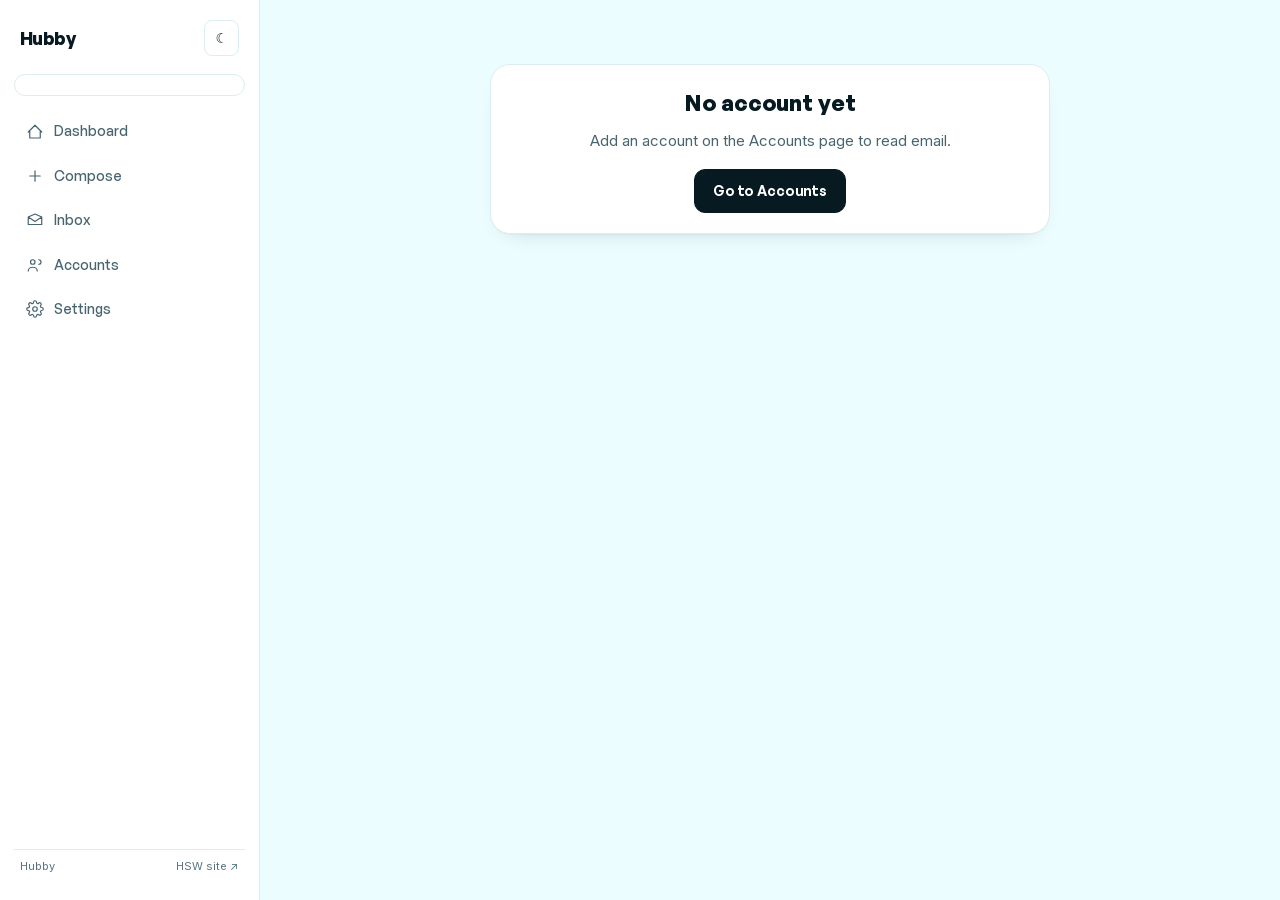
<file: inbox.html>
<!doctype html>
<html lang="en">
<head>
<meta charset="utf-8">
<meta name="viewport" content="width=device-width, initial-scale=1">
<link rel="icon" href="assets/img/logos/favicon.png" type="image/png">
<title>HSW Hub — Inbox</title>
<link rel="stylesheet" href="assets/css/hub.css?v=7">
</head>
<body>
<button class="menu-toggle" id="menuToggle" aria-label="Open menu" aria-expanded="false"><svg width="20" height="20" viewBox="0 0 24 24" fill="none" stroke="currentColor" stroke-width="1.6" stroke-linecap="round"><path d="M4 7h16M4 12h16M4 17h16"/></svg></button>
<div class="sidebar-backdrop" id="backdrop"></div>
<div class="app">
<aside class="sidebar" id="sidebar">
  <div class="sidebar-top">
    <a class="brand" href="index.html">Hubby</a>
    <button class="theme-btn" id="themeToggle" aria-label="Toggle theme">☾</button>
  </div>
  <div class="account-switcher">
    <button id="accountBtn" aria-haspopup="menu"></button>
    <div id="accountMenu" class="account-menu" hidden></div>
  </div>
  <nav class="sidebar-nav">
    <a href="index.html"><svg class="nav-icon" viewBox="0 0 24 24"><path d="M3 12l9-9 9 9M5 10v10h14V10"/></svg>Dashboard</a>
    <a href="compose.html"><svg class="nav-icon" viewBox="0 0 24 24"><path d="M12 5v14M5 12h14"/></svg>Compose</a>
    <a href="inbox.html"><svg class="nav-icon" viewBox="0 0 24 24"><path d="M3 8l9 6 9-6M3 8v10h18V8M3 8l9-4 9 4"/></svg>Inbox<span class="badge" id="inboxBadge" hidden>0</span></a>
    <a href="accounts.html"><svg class="nav-icon" viewBox="0 0 24 24"><circle cx="9" cy="8" r="3"/><path d="M3 20c0-3 3-5 6-5s6 2 6 5M17 11a3 3 0 1 0 0-6"/></svg>Accounts</a>
    <a href="settings.html"><svg class="nav-icon" viewBox="0 0 24 24"><circle cx="12" cy="12" r="3"/><path d="M19.4 15a1.65 1.65 0 0 0 .33 1.82l.06.06a2 2 0 1 1-2.83 2.83l-.06-.06a1.65 1.65 0 0 0-1.82-.33 1.65 1.65 0 0 0-1 1.51V21a2 2 0 0 1-4 0v-.09A1.65 1.65 0 0 0 9 19.4a1.65 1.65 0 0 0-1.82.33l-.06.06a2 2 0 1 1-2.83-2.83l.06-.06a1.65 1.65 0 0 0 .33-1.82 1.65 1.65 0 0 0-1.51-1H3a2 2 0 0 1 0-4h.09A1.65 1.65 0 0 0 4.6 9a1.65 1.65 0 0 0-.33-1.82l-.06-.06a2 2 0 1 1 2.83-2.83l.06.06a1.65 1.65 0 0 0 1.82.33H9a1.65 1.65 0 0 0 1-1.51V3a2 2 0 0 1 4 0v.09a1.65 1.65 0 0 0 1 1.51 1.65 1.65 0 0 0 1.82-.33l.06-.06a2 2 0 1 1 2.83 2.83l-.06.06a1.65 1.65 0 0 0-.33 1.82V9a1.65 1.65 0 0 0 1.51 1H21a2 2 0 0 1 0 4h-.09a1.65 1.65 0 0 0-1.51 1z"/></svg>Settings</a>
  </nav>
  <div class="sidebar-foot"><span>Hubby</span><a href="../index.html">HSW site ↗</a></div>
</aside>

<main class="main" style="padding-bottom:0">
  <div class="page-head">
    <div><h1>Inbox</h1><p>Emails for <b data-account-name></b> · <span data-account-email></span></p></div>
    <input id="search" class="input" placeholder="Search emails…" style="max-width:260px">
  </div>
  <div class="inbox">
    <div class="inbox-folders" id="folders"></div>
    <div class="email-list" id="emailList"></div>
    <div class="email-reader" id="reader"></div>
  </div>
</main>
</div>

<script src="assets/js/data.js?v=7"></script>
<script src="assets/js/platforms.js?v=7"></script>
<script src="assets/js/app.js?v=7"></script>
<script src="assets/js/inbox.js?v=7"></script>
</body>
</html>
</file>
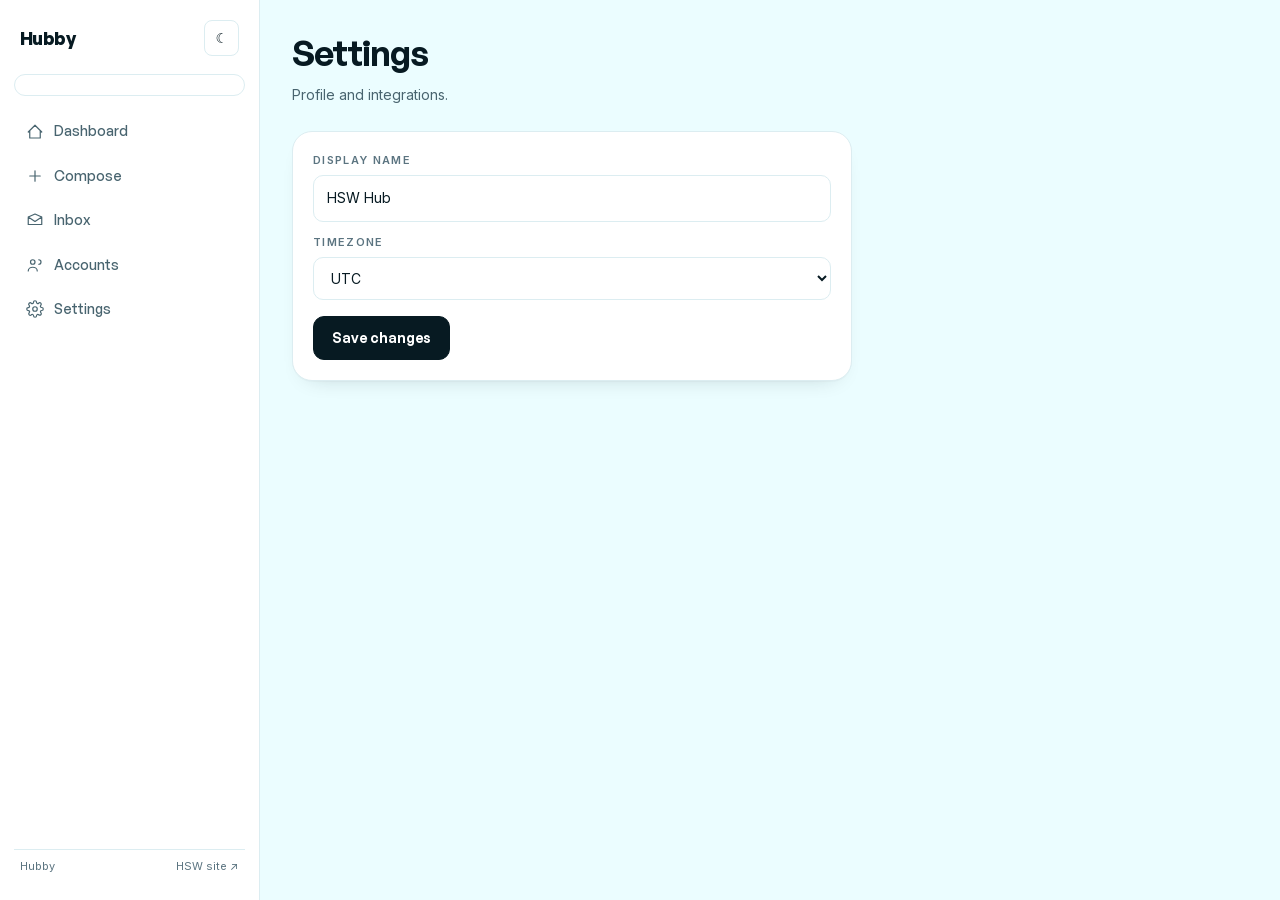
<file: settings.html>
<!doctype html>
<html lang="en">
<head>
<meta charset="utf-8">
<meta name="viewport" content="width=device-width, initial-scale=1">
<link rel="icon" href="assets/img/logos/favicon.png" type="image/png">
<title>HSW Hub — Settings</title>
<link rel="stylesheet" href="assets/css/hub.css?v=7">
</head>
<body>
<button class="menu-toggle" id="menuToggle" aria-label="Open menu" aria-expanded="false"><svg width="20" height="20" viewBox="0 0 24 24" fill="none" stroke="currentColor" stroke-width="1.6" stroke-linecap="round"><path d="M4 7h16M4 12h16M4 17h16"/></svg></button>
<div class="sidebar-backdrop" id="backdrop"></div>
<div class="app">
<aside class="sidebar" id="sidebar">
  <div class="sidebar-top">
    <a class="brand" href="index.html">Hubby</a>
    <button class="theme-btn" id="themeToggle" aria-label="Toggle theme">☾</button>
  </div>
  <div class="account-switcher">
    <button id="accountBtn" aria-haspopup="menu"></button>
    <div id="accountMenu" class="account-menu" hidden></div>
  </div>
  <nav class="sidebar-nav">
    <a href="index.html"><svg class="nav-icon" viewBox="0 0 24 24"><path d="M3 12l9-9 9 9M5 10v10h14V10"/></svg>Dashboard</a>
    <a href="compose.html"><svg class="nav-icon" viewBox="0 0 24 24"><path d="M12 5v14M5 12h14"/></svg>Compose</a>
    <a href="inbox.html"><svg class="nav-icon" viewBox="0 0 24 24"><path d="M3 8l9 6 9-6M3 8v10h18V8M3 8l9-4 9 4"/></svg>Inbox<span class="badge" id="inboxBadge" hidden>0</span></a>
    <a href="accounts.html"><svg class="nav-icon" viewBox="0 0 24 24"><circle cx="9" cy="8" r="3"/><path d="M3 20c0-3 3-5 6-5s6 2 6 5M17 11a3 3 0 1 0 0-6"/></svg>Accounts</a>
    <a href="settings.html"><svg class="nav-icon" viewBox="0 0 24 24"><circle cx="12" cy="12" r="3"/><path d="M19.4 15a1.65 1.65 0 0 0 .33 1.82l.06.06a2 2 0 1 1-2.83 2.83l-.06-.06a1.65 1.65 0 0 0-1.82-.33 1.65 1.65 0 0 0-1 1.51V21a2 2 0 0 1-4 0v-.09A1.65 1.65 0 0 0 9 19.4a1.65 1.65 0 0 0-1.82.33l-.06.06a2 2 0 1 1-2.83-2.83l.06-.06a1.65 1.65 0 0 0 .33-1.82 1.65 1.65 0 0 0-1.51-1H3a2 2 0 0 1 0-4h.09A1.65 1.65 0 0 0 4.6 9a1.65 1.65 0 0 0-.33-1.82l-.06-.06a2 2 0 1 1 2.83-2.83l.06.06a1.65 1.65 0 0 0 1.82.33H9a1.65 1.65 0 0 0 1-1.51V3a2 2 0 0 1 4 0v.09a1.65 1.65 0 0 0 1 1.51 1.65 1.65 0 0 0 1.82-.33l.06-.06a2 2 0 1 1 2.83 2.83l-.06.06a1.65 1.65 0 0 0-.33 1.82V9a1.65 1.65 0 0 0 1.51 1H21a2 2 0 0 1 0 4h-.09a1.65 1.65 0 0 0-1.51 1z"/></svg>Settings</a>
  </nav>
  <div class="sidebar-foot"><span>Hubby</span><a href="../index.html">HSW site ↗</a></div>
</aside>

<main class="main">
  <div class="page-head"><div><h1>Settings</h1><p>Profile and integrations.</p></div></div>
  <div class="card" style="max-width:560px">
    <div class="field"><label>Display name</label><input class="input" value="HSW Hub"></div>
    <div class="field" style="margin-top:12px"><label>Timezone</label><select class="input"><option>UTC</option><option>Europe/London</option><option>America/New_York</option></select></div>
    <div style="margin-top:16px"><button class="btn btn--primary">Save changes</button></div>
  </div>
</main>
</div>

<script src="assets/js/data.js?v=7"></script>
<script src="assets/js/platforms.js?v=7"></script>
<script src="assets/js/app.js?v=7"></script>
</body>
</html>
</file>
<file: assets/css/hub.css>
/* HSW Hub — app styles (reuses HSW design tokens) */
@font-face { font-family:'General Sans'; src:url('../fonts/general-sans-400.woff2') format('woff2'); font-weight:400; font-style:normal; font-display:swap; }
@font-face { font-family:'General Sans'; src:url('../fonts/general-sans-500.woff2') format('woff2'); font-weight:500; font-style:normal; font-display:swap; }
@font-face { font-family:'General Sans'; src:url('../fonts/general-sans-600.woff2') format('woff2'); font-weight:600; font-style:normal; font-display:swap; }
@font-face { font-family:'General Sans'; src:url('../fonts/general-sans-700.woff2') format('woff2'); font-weight:700; font-style:normal; font-display:swap; }
@font-face { font-family:'Inter'; src:url('../fonts/inter-var.woff2') format('woff2-variations'); font-weight:100 900; font-style:normal; font-display:swap; }

:root {
  --ice:#ebfdff; --ice-soft:#f4feff; --paper:#ffffff;
  --ink:#071a22; --ink-2:#0b2630; --ink-3:#10343f;
  --muted:#48646f; --muted-2:#5b7480;
  --line:#dcedf1; --line-strong:#c6e2e9;
  --azure:#1268e8; --azure-deep:#0b54c4; --azure-soft:#e7f1fe; --azure-wash:rgba(18,104,232,0.08);
  --gold:#a8781a; --gold-light:#e9bb5c;
  --grid-line:rgba(0,96,114,0.62);
  --font-display:'General Sans','Segoe UI Variable Display','Segoe UI',system-ui,sans-serif;
  --font-body:'Inter','Segoe UI Variable Text','Segoe UI',system-ui,sans-serif;
  --r-sm:10px; --r-md:14px; --r-lg:20px; --r-xl:28px;
  --shadow-sm:0 1px 0 rgba(7,26,34,0.02),0 10px 24px -18px rgba(7,26,34,0.3);
  --shadow-md:0 1px 0 rgba(7,26,34,0.03),0 24px 48px -32px rgba(7,26,34,0.38);
  --shadow-lg:0 1px 0 rgba(7,26,34,0.04),0 48px 96px -56px rgba(7,26,34,0.55);
  --ease:cubic-bezier(0.22,0.61,0.36,1);
  --ease-out:cubic-bezier(0.16,1,0.3,1);
  --gutter:clamp(16px,3vw,32px);
  --container:1200px;
}
[data-theme="dark"] {
  --ice:#0b1a22; --ice-soft:#0f222c; --paper:#0f222c;
  --ink:#ebfdff; --ink-2:#dcedf1; --ink-3:#c6e2e9;
  --muted:#9bb3bc; --muted-2:#7a9aa5;
  --line:#1c3a46; --line-strong:#2a4d5a;
  --azure:#4a9eff; --azure-deep:#7fc7ff; --azure-soft:#12304a; --azure-wash:rgba(74,158,255,0.12);
  --grid-line:rgba(235,253,255,0.12);
}
*{box-sizing:border-box}
html{scroll-behavior:smooth}
body{margin:0;background:var(--ice);color:var(--ink);font-family:var(--font-body);font-size:15px;line-height:1.6;-webkit-font-smoothing:antialiased;overflow-x:hidden}
img,svg{display:block;max-width:100%}
h1,h2,h3,h4,p{margin:0}
a{color:inherit;text-decoration:none}
button,input,select,textarea{font:inherit;color:inherit}
button{cursor:pointer}
::selection{background:var(--azure);color:#fff}
:focus-visible{outline:2px solid var(--azure);outline-offset:3px;border-radius:4px}

/* Layout shell */
.app{display:grid;grid-template-columns:260px minmax(0,1fr);min-height:100vh}
.sidebar{position:sticky;top:0;height:100vh;background:var(--paper);border-right:1px solid var(--line);display:flex;flex-direction:column;padding:16px 14px;gap:14px;z-index:50}
[data-theme="dark"] .sidebar{background:rgba(15,34,44,0.7)}
.sidebar-top{display:flex;align-items:center;justify-content:space-between;padding:4px 6px}
.brand{font-family:var(--font-display);font-weight:700;font-size:18px;letter-spacing:-0.03em;color:var(--ink)}
.brand span{color:var(--azure)}
.sidebar-nav{display:flex;flex-direction:column;gap:2px;flex:1}
.sidebar-nav a{display:flex;align-items:center;gap:10px;padding:10px 12px;border-radius:9px;font-family:var(--font-display);font-size:14px;font-weight:500;color:var(--muted);transition:background .2s,color .2s}
.sidebar-nav a:hover{background:var(--azure-wash);color:var(--ink)}
.sidebar-nav a[aria-current="page"]{background:var(--azure-wash);color:var(--ink)}
.sidebar-nav a .nav-icon{width:18px;height:18px;stroke:currentColor;fill:none;stroke-width:1.6;stroke-linecap:round;stroke-linejoin:round;flex:none}
.sidebar-nav a .badge{margin-left:auto;background:var(--azure);color:#fff;font-size:10px;font-weight:600;padding:2px 7px;border-radius:99px}
.sidebar-nav a .badge[hidden]{display:none}
.sidebar-foot{display:flex;align-items:center;justify-content:space-between;padding:8px 6px;border-top:1px solid var(--line);font-size:11px;color:var(--muted-2)}
.theme-btn{background:none;border:1px solid var(--line);border-radius:8px;padding:6px 10px;font-size:14px;color:var(--ink)}

/* account switcher */
.account-switcher{position:relative}
#accountBtn{width:100%;display:flex;align-items:center;gap:10px;padding:10px 12px;border:1px solid var(--line);border-radius:12px;background:var(--paper);transition:border-color .2s,box-shadow .2s}
#accountBtn:hover{border-color:var(--azure)}
.acc-avatar{width:34px;height:34px;border-radius:9px;display:grid;place-items:center;color:#fff;font-family:var(--font-display);font-weight:600;font-size:14px;flex:none}
.acc-info{display:flex;flex-direction:column;align-items:flex-start;min-width:0;flex:1}
.acc-info b{font-family:var(--font-display);font-size:13px;font-weight:600;letter-spacing:-0.01em;color:var(--ink);white-space:nowrap;overflow:hidden;text-overflow:ellipsis}
.acc-info small{font-size:11px;color:var(--muted-2);white-space:nowrap;overflow:hidden;text-overflow:ellipsis}
.acc-caret{color:var(--muted-2);flex:none}
.account-menu{position:absolute;top:calc(100% + 6px);left:0;right:0;background:var(--paper);border:1px solid var(--line);border-radius:12px;box-shadow:var(--shadow-lg);padding:6px;z-index:60;max-height:360px;overflow:auto}
.account-menu[hidden]{display:none}
.acc-option{width:100%;display:flex;align-items:center;gap:10px;padding:8px 10px;border-radius:9px;border:none;background:none;text-align:left}
.acc-option:hover{background:var(--azure-wash)}
.acc-option.is-active{background:var(--azure-wash)}

/* main */
.main{padding:24px var(--gutter) 48px;min-width:0}
.page-head{display:flex;align-items:flex-end;justify-content:space-between;gap:16px;margin-bottom:24px;flex-wrap:wrap}
.page-head h1{font-family:var(--font-display);font-size:clamp(1.6rem,3vw,2.2rem);font-weight:600;letter-spacing:-0.03em;color:var(--ink)}
.page-head p{color:var(--muted);font-size:14px;margin-top:4px}
.card{background:var(--paper);border:1px solid var(--line);border-radius:var(--r-lg);box-shadow:var(--shadow-sm);padding:20px}
.card + .card{margin-top:16px}
.grid{display:grid;gap:16px}
.grid-2{grid-template-columns:repeat(2,minmax(0,1fr))}
.grid-3{grid-template-columns:repeat(3,minmax(0,1fr))}
.grid-4{grid-template-columns:repeat(4,minmax(0,1fr))}
@media(max-width:900px){.grid-2,.grid-3,.grid-4{grid-template-columns:1fr}}
@media(max-width:760px){.app{grid-template-columns:1fr}.sidebar{position:fixed;left:-280px;top:0;transition:left .25s var(--ease)}.sidebar.is-open{left:0}.sidebar-backdrop{position:fixed;inset:0;background:rgba(7,26,34,0.4);z-index:40;opacity:0;pointer-events:none;transition:opacity .25s}.sidebar-backdrop.is-open{opacity:1;pointer-events:auto}.menu-toggle{position:fixed;top:14px;left:14px;z-index:70;width:42px;height:42px;border:1px solid var(--line);border-radius:10px;background:var(--paper);display:grid;place-items:center}}

/* buttons */
.btn{position:relative;isolation:isolate;overflow:hidden;display:inline-flex;align-items:center;justify-content:center;gap:8px;height:44px;padding:0 18px;border:1px solid transparent;border-radius:11px;font-family:var(--font-display);font-size:14px;font-weight:600;letter-spacing:-0.01em;white-space:nowrap;transition:color .28s var(--ease),border-color .28s var(--ease),background-color .28s var(--ease),transform .18s var(--ease)}
.btn::before{content:'';position:absolute;inset:0;z-index:-1;background:linear-gradient(to top,#1268e8 0%,rgba(18,104,232,0.94) 42%,rgba(18,104,232,0.4) 76%,rgba(18,104,232,0) 100%);transform:translateY(101%);transition:transform .5s var(--ease)}
.btn:hover::before,.btn:focus-visible::before{transform:translateY(0)}
.btn:active{transform:translateY(1px)}
.btn--primary{background:var(--ink);border-color:var(--ink);color:#fff}
.btn--ghost{background:var(--paper);border-color:var(--line-strong);color:var(--ink)}
.btn--ghost::before{background:linear-gradient(to top,rgba(18,104,232,0.16) 0%,rgba(18,104,232,0.08) 52%,rgba(18,104,232,0.02) 82%,rgba(18,104,232,0) 100%)}
.btn--sm{height:36px;padding:0 14px;font-size:13px;border-radius:9px}
.btn--azure{background:var(--azure);border-color:var(--azure);color:#fff}

/* form */
.field{display:flex;flex-direction:column;gap:6px}
.field label{font-size:11px;font-weight:600;letter-spacing:0.12em;text-transform:uppercase;color:var(--muted-2)}
.input,.textarea{width:100%;padding:11px 13px;border:1px solid var(--line);border-radius:10px;background:var(--paper);color:var(--ink);font-size:14px;transition:border-color .2s}
.textarea{min-height:120px;resize:vertical;font-family:var(--font-body)}
.input:focus,.textarea:focus{outline:none;border-color:var(--azure)}

/* stat tiles */
.stat-tile{background:var(--paper);border:1px solid var(--line);border-radius:var(--r-md);padding:16px}
.stat-tile .v{font-family:var(--font-display);font-size:1.7rem;font-weight:600;letter-spacing:-0.03em;color:var(--ink)}
.stat-tile .l{font-size:10.5px;font-weight:600;letter-spacing:0.13em;text-transform:uppercase;color:var(--muted-2);margin-top:4px}

/* platform chips */
.plat-grid{display:grid;grid-template-columns:repeat(auto-fill,minmax(150px,1fr));gap:8px}
.plat-chip{display:flex;align-items:center;gap:8px;padding:9px 11px;border:1px solid var(--line);border-radius:10px;background:var(--paper);cursor:pointer;transition:border-color .2s,background .2s;font-size:13px}
.plat-chip:hover{border-color:var(--azure)}
.plat-chip.is-on{border-color:var(--azure);background:var(--azure-wash)}
.plat-chip .dot{width:8px;height:8px;border-radius:50%;flex:none}
.plat-chip input{display:none}
.plat-chip .handle{font-size:11px;color:var(--muted-2);margin-left:auto}

/* composer layout */
.compose{display:grid;grid-template-columns:minmax(0,1fr) minmax(0,420px);gap:20px;align-items:start}
@media(max-width:1000px){.compose{grid-template-columns:1fr}}
.compose-left{display:flex;flex-direction:column;gap:16px}
.compose-right{position:sticky;top:24px}
.preview-tabs{display:flex;gap:6px;flex-wrap:wrap;margin-bottom:12px}
.preview-tab{padding:6px 10px;border:1px solid var(--line);border-radius:8px;background:var(--paper);font-size:12px;font-weight:500;cursor:pointer}
.preview-tab.is-active{border-color:var(--azure);background:var(--azure-wash);color:var(--azure-deep)}
.preview-stage{background:var(--paper);border:1px solid var(--line);border-radius:var(--r-lg);padding:14px;min-height:300px;max-height:70vh;overflow:auto}

/* platform preview cards */
.pv-card{background:var(--paper);border:1px solid var(--line);border-radius:12px;padding:12px;font-size:13px;color:var(--ink)}
.pv-head{display:flex;align-items:center;gap:8px;margin-bottom:8px}
.pv-avatar{width:32px;height:32px;border-radius:50%;display:grid;place-items:center;color:#fff;font-weight:600;font-size:13px;flex:none}
.pv-head b{font-size:13px;font-weight:600;display:block}
.pv-head span{font-size:11px;color:var(--muted-2)}
.pv-text{margin:6px 0;color:var(--ink);white-space:pre-wrap;word-break:break-word}
.pv-media{background:linear-gradient(135deg,var(--azure-soft),var(--ice));border-radius:8px;display:grid;place-items:center;color:var(--muted-2);font-size:11px;font-weight:600;letter-spacing:0.1em;text-transform:uppercase;margin:8px 0}
.pv-actions{display:flex;gap:14px;font-size:11px;color:var(--muted-2);margin-top:8px;padding-top:8px;border-top:1px solid var(--line)}
.pv-title{font-family:var(--font-display);font-size:14px;font-weight:600;margin:6px 0}
.pv-sub{font-size:11px;color:var(--muted-2)}
.pv-empty{color:var(--muted);font-size:13px;padding:20px;text-align:center}
.pv-video{position:relative;border-radius:8px;overflow:hidden;background:#000}
.pv-tt-overlay,.pv-sc-overlay{position:absolute;left:10px;bottom:10px;color:#fff;text-shadow:0 1px 2px rgba(0,0,0,0.6)}
.pv-tt-overlay b,.pv-sc-overlay b{display:block}
.pv-bubble{background:var(--azure-soft);border-radius:12px;padding:10px 12px;max-width:80%;margin-left:auto}
.pv-pin-title{font-family:var(--font-display);font-weight:600;margin-top:6px}

/* inbox */
.inbox{display:grid;grid-template-columns:180px minmax(0,320px) minmax(0,1fr);gap:16px;height:calc(100vh - 120px)}
@media(max-width:900px){.inbox{grid-template-columns:1fr;height:auto}}
.inbox-folders{display:flex;flex-direction:column;gap:2px}
.folder{padding:9px 12px;border-radius:9px;font-size:13px;font-weight:500;color:var(--muted);cursor:pointer}
.folder:hover{background:var(--azure-wash)}
.folder.is-active{background:var(--azure-wash);color:var(--ink)}
.email-list{display:flex;flex-direction:column;gap:2px;overflow:auto}
.email-item{padding:12px;border:1px solid transparent;border-radius:10px;cursor:pointer}
.email-item:hover{background:var(--azure-wash)}
.email-item.is-active{background:var(--azure-wash);border-color:var(--line)}
.email-item.is-unread b{font-weight:600}
.email-item .subj{font-size:13px;color:var(--ink)}
.email-item .prev{font-size:12px;color:var(--muted);white-space:nowrap;overflow:hidden;text-overflow:ellipsis;margin-top:2px}
.email-item .meta{display:flex;justify-content:space-between;font-size:11px;color:var(--muted-2);margin-top:4px}
.email-reader{background:var(--paper);border:1px solid var(--line);border-radius:var(--r-lg);padding:20px;overflow:auto}
.email-reader h2{font-family:var(--font-display);font-size:1.3rem;font-weight:600;letter-spacing:-0.02em;margin-bottom:6px}
.email-reader .meta{font-size:12px;color:var(--muted-2);margin-bottom:14px;padding-bottom:12px;border-bottom:1px solid var(--line)}
.email-reader .body{white-space:pre-wrap;color:var(--ink);font-size:14px;line-height:1.7}
.email-actions{display:flex;gap:8px;margin-top:16px}

/* accounts page */
.account-card{background:var(--paper);border:1px solid var(--line);border-radius:var(--r-lg);padding:18px;transition:transform .3s var(--ease),box-shadow .3s var(--ease),border-color .3s}
.account-card:hover{transform:translateY(-2px);border-color:rgba(18,104,232,0.28);box-shadow:var(--shadow-md)}
.account-card.is-active{border-color:var(--azure)}
.acc-social{display:flex;align-items:center;gap:10px;padding:8px 0;border-bottom:1px solid var(--line)}
.acc-social:last-child{border-bottom:none}
.social-dot{width:10px;height:10px;border-radius:50%;flex:none}
.toggle{width:38px;height:22px;border-radius:99px;background:var(--line-strong);position:relative;cursor:pointer;border:none;transition:background .2s}
.toggle::after{content:'';position:absolute;top:2px;left:2px;width:18px;height:18px;border-radius:50%;background:#fff;transition:transform .2s}
.toggle.is-on{background:var(--azure)}
.toggle.is-on::after{transform:translateX(16px)}

/* dashboard list */
.post-row{display:flex;align-items:center;gap:12px;padding:10px 0;border-bottom:1px solid var(--line)}
.post-row:last-child{border-bottom:none}
.post-row .txt{flex:1;font-size:13px;color:var(--ink)}
.chip{display:inline-flex;align-items:center;gap:4px;padding:3px 8px;border-radius:99px;font-size:10px;font-weight:600;letter-spacing:0.06em;background:var(--azure-wash);color:var(--azure-deep)}

.menu-toggle{display:none}
@media(max-width:760px){
  .menu-toggle{display:grid}
  .main{padding-top:64px}
  .page-head{flex-direction:column;align-items:flex-start}
}
.hero-card{background:linear-gradient(135deg,var(--azure-soft),var(--paper));border:1px solid var(--line);border-radius:var(--r-lg);padding:22px;margin-bottom:18px}
.hero-card h2{font-family:var(--font-display);font-size:1.4rem;font-weight:600;letter-spacing:-0.03em;margin-bottom:6px}
.hero-card p{color:var(--muted);font-size:14px}
</file>
